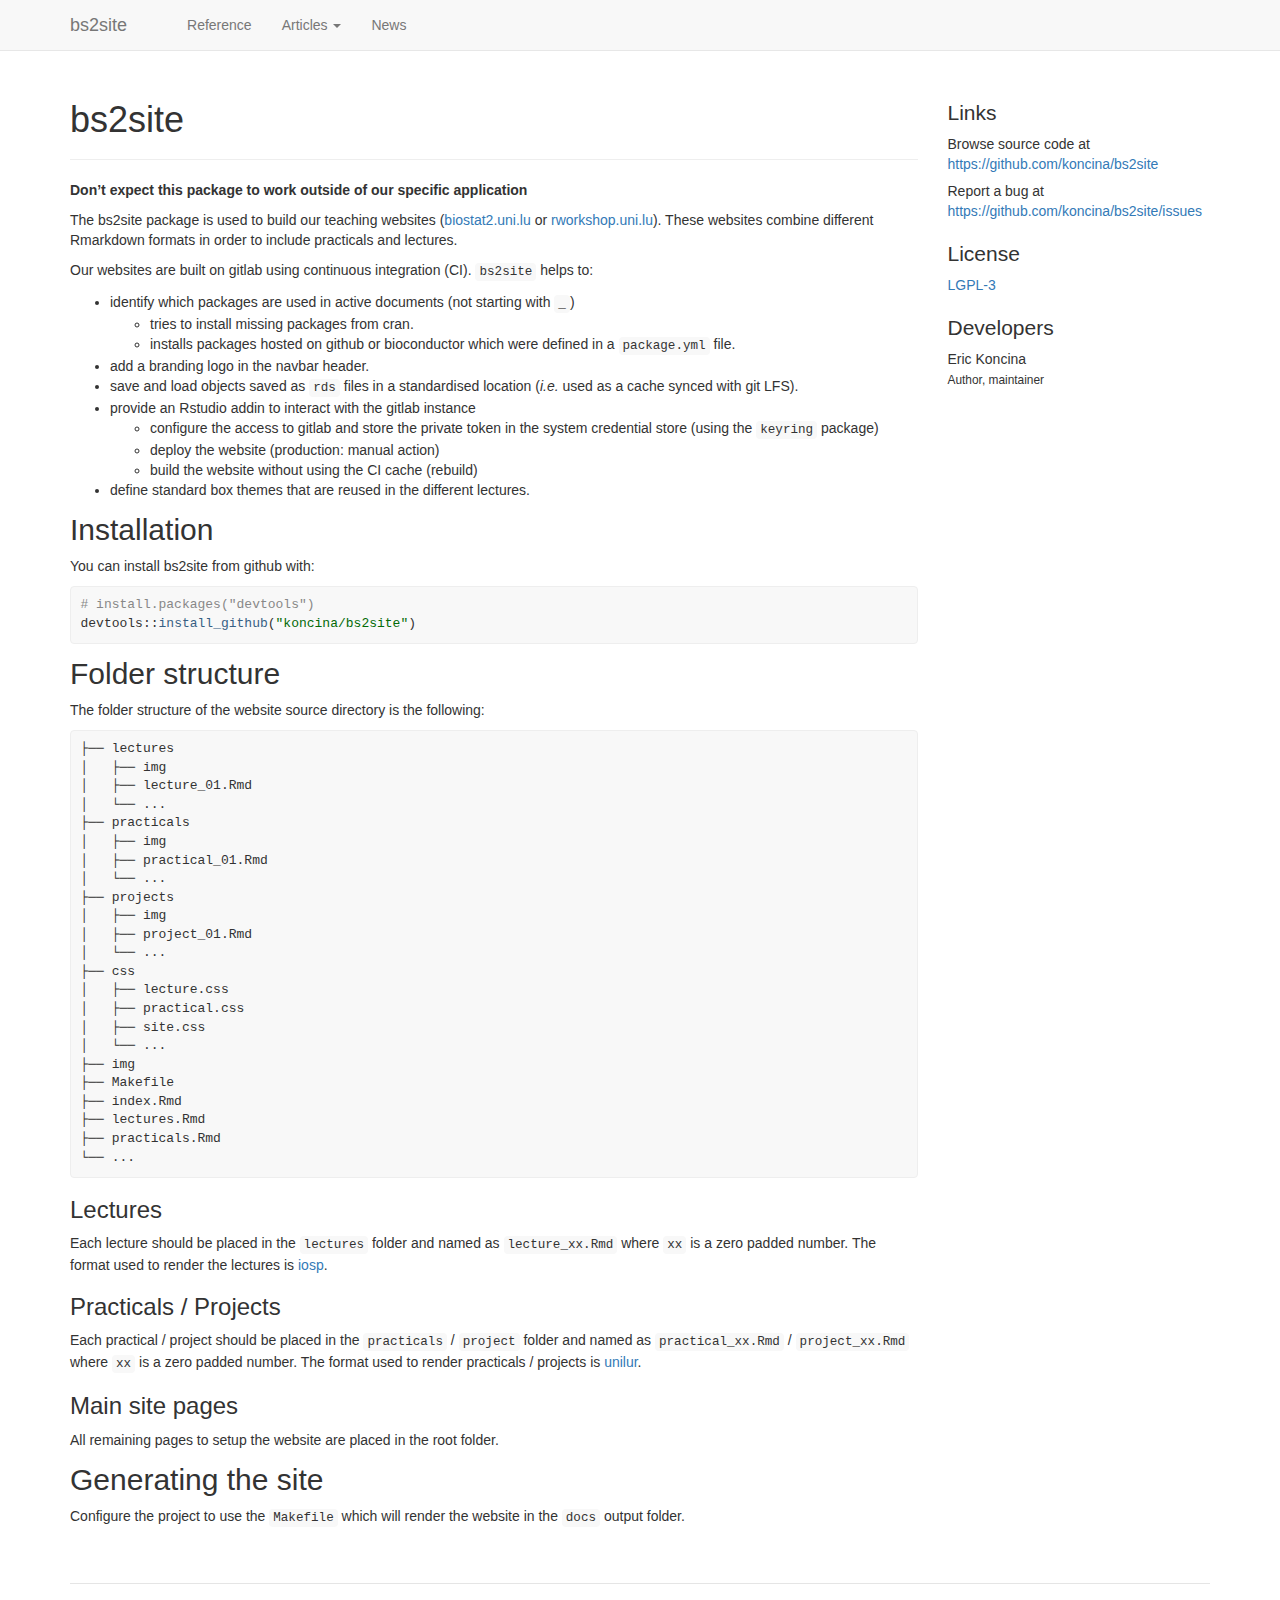
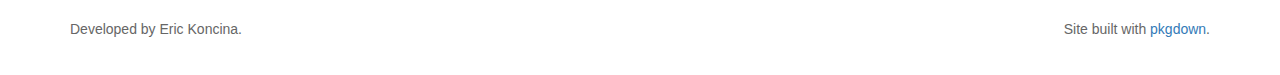
<file: docs/index.html>
<!DOCTYPE html>
<!-- Generated by pkgdown: do not edit by hand --><html>
<head>
<meta http-equiv="Content-Type" content="text/html; charset=UTF-8">
<meta charset="utf-8">
<meta http-equiv="X-UA-Compatible" content="IE=edge">
<meta name="viewport" content="width=device-width, initial-scale=1.0">
<title>Build a teaching material website • bs2site</title>
<!-- jquery --><script src="https://code.jquery.com/jquery-3.1.0.min.js" integrity="sha384-nrOSfDHtoPMzJHjVTdCopGqIqeYETSXhZDFyniQ8ZHcVy08QesyHcnOUpMpqnmWq" crossorigin="anonymous"></script><!-- Bootstrap --><link href="https://maxcdn.bootstrapcdn.com/bootstrap/3.3.7/css/bootstrap.min.css" rel="stylesheet" integrity="sha384-BVYiiSIFeK1dGmJRAkycuHAHRg32OmUcww7on3RYdg4Va+PmSTsz/K68vbdEjh4u" crossorigin="anonymous">
<script src="https://maxcdn.bootstrapcdn.com/bootstrap/3.3.7/js/bootstrap.min.js" integrity="sha384-Tc5IQib027qvyjSMfHjOMaLkfuWVxZxUPnCJA7l2mCWNIpG9mGCD8wGNIcPD7Txa" crossorigin="anonymous"></script><!-- Font Awesome icons --><link href="https://maxcdn.bootstrapcdn.com/font-awesome/4.6.3/css/font-awesome.min.css" rel="stylesheet" integrity="sha384-T8Gy5hrqNKT+hzMclPo118YTQO6cYprQmhrYwIiQ/3axmI1hQomh7Ud2hPOy8SP1" crossorigin="anonymous">
<!-- pkgdown --><link href="pkgdown.css" rel="stylesheet">
<script src="jquery.sticky-kit.min.js"></script><script src="pkgdown.js"></script><link href="extra.css" rel="stylesheet">
<!-- mathjax --><script src="https://mathjax.rstudio.com/latest/MathJax.js?config=TeX-AMS-MML_HTMLorMML"></script><!--[if lt IE 9]>
<script src="https://oss.maxcdn.com/html5shiv/3.7.3/html5shiv.min.js"></script>
<script src="https://oss.maxcdn.com/respond/1.4.2/respond.min.js"></script>
<![endif]-->
</head>
<body>
    <div class="container template-vignette">
      <header><div class="navbar navbar-default navbar-fixed-top" role="navigation">
  <div class="container">
    <div class="navbar-header">
      <button type="button" class="navbar-toggle collapsed" data-toggle="collapse" data-target="#navbar">
        <span class="icon-bar"></span>
        <span class="icon-bar"></span>
        <span class="icon-bar"></span>
      </button>
      <a class="navbar-brand" href="index.html">bs2site</a>
    </div>
    <div id="navbar" class="navbar-collapse collapse">
      <ul class="nav navbar-nav">
<li>
  <a href="index.html">
    <span class="fa fa-home fa-lg"></span>
     
  </a>
</li>
<li>
  <a href="reference/index.html">Reference</a>
</li>
<li class="dropdown">
  <a href="#" class="dropdown-toggle" data-toggle="dropdown" role="button" aria-expanded="false">
    Articles
     
    <span class="caret"></span>
  </a>
  <ul class="dropdown-menu" role="menu">
<li>
      <a href="articles/box-colours.html">Box colours</a>
    </li>
    <li>
      <a href="articles/slide-background.html">Slide background</a>
    </li>
  </ul>
</li>
<li>
  <a href="news/index.html">News</a>
</li>
      </ul>
<ul class="nav navbar-nav navbar-right">
<li>
  <a href="https://github.com/koncina/bs2site">
    <span class="fa fa-github fa-lg"></span>
     
  </a>
</li>
      </ul>
</div>
<!--/.nav-collapse -->
  </div>
<!--/.container -->
</div>
<!--/.navbar -->

      
      </header><div class="row">
  <div class="col-md-9">
    

    
    
<div class="contents">
<!-- README.md is generated from README.Rmd. Please edit that file -->
<div id="bs2site" class="section level1">
<div class="page-header"><h1 class="hasAnchor">
<a href="#bs2site" class="anchor"></a>bs2site</h1></div>
<p><strong>Don’t expect this package to work outside of our specific application</strong></p>
<p>The bs2site package is used to build our teaching websites (<a href="https://biostat2.uni.lu">biostat2.uni.lu</a> or <a href="https://rworkshop.uni.lu">rworkshop.uni.lu</a>). These websites combine different Rmarkdown formats in order to include practicals and lectures.</p>
<p>Our websites are built on gitlab using continuous integration (CI). <code>bs2site</code> helps to:</p>
<ul>
<li>identify which packages are used in active documents (not starting with <code>_</code>)
<ul>
<li>tries to install missing packages from cran.</li>
<li>installs packages hosted on github or bioconductor which were defined in a <code>package.yml</code> file.</li>
</ul>
</li>
<li>add a branding logo in the navbar header.</li>
<li>save and load objects saved as <code>rds</code> files in a standardised location (<em>i.e.</em> used as a cache synced with git LFS).</li>
<li>provide an Rstudio addin to interact with the gitlab instance
<ul>
<li>configure the access to gitlab and store the private token in the system credential store (using the <code>keyring</code> package)</li>
<li>deploy the website (production: manual action)</li>
<li>build the website without using the CI cache (rebuild)</li>
</ul>
</li>
<li>define standard box themes that are reused in the different lectures.</li>
</ul>
<div id="installation" class="section level2">
<h2 class="hasAnchor">
<a href="#installation" class="anchor"></a>Installation</h2>
<p>You can install bs2site from github with:</p>
<div class="sourceCode"><pre class="sourceCode r"><code class="sourceCode r"><span class="co"># install.packages("devtools")</span>
devtools<span class="op">::</span><span class="kw"><a href="http://www.rdocumentation.org/packages/devtools/topics/install_github">install_github</a></span>(<span class="st">"koncina/bs2site"</span>)</code></pre></div>
</div>
<div id="folder-structure" class="section level2">
<h2 class="hasAnchor">
<a href="#folder-structure" class="anchor"></a>Folder structure</h2>
<p>The folder structure of the website source directory is the following:</p>
<pre><code>├── lectures
│   ├── img
│   ├── lecture_01.Rmd
│   └── ...
├── practicals
│   ├── img
│   ├── practical_01.Rmd
│   └── ...
├── projects
│   ├── img
│   ├── project_01.Rmd
│   └── ...
├── css
│   ├── lecture.css
│   ├── practical.css
│   ├── site.css
│   └── ...
├── img
├── Makefile
├── index.Rmd
├── lectures.Rmd
├── practicals.Rmd
└── ...</code></pre>
<div id="lectures" class="section level3">
<h3 class="hasAnchor">
<a href="#lectures" class="anchor"></a>Lectures</h3>
<p>Each lecture should be placed in the <code>lectures</code> folder and named as <code>lecture_xx.Rmd</code> where <code>xx</code> is a zero padded number. The format used to render the lectures is <a href="https://github.com/koncina/iosp">iosp</a>.</p>
</div>
<div id="practicals-projects" class="section level3">
<h3 class="hasAnchor">
<a href="#practicals-projects" class="anchor"></a>Practicals / Projects</h3>
<p>Each practical / project should be placed in the <code>practicals</code> / <code>project</code> folder and named as <code>practical_xx.Rmd</code> / <code>project_xx.Rmd</code> where <code>xx</code> is a zero padded number. The format used to render practicals / projects is <a href="https://github.com/koncina/unilur">unilur</a>.</p>
</div>
<div id="main-site-pages" class="section level3">
<h3 class="hasAnchor">
<a href="#main-site-pages" class="anchor"></a>Main site pages</h3>
<p>All remaining pages to setup the website are placed in the root folder.</p>
</div>
</div>
<div id="generating-the-site" class="section level2">
<h2 class="hasAnchor">
<a href="#generating-the-site" class="anchor"></a>Generating the site</h2>
<p>Configure the project to use the <code>Makefile</code> which will render the website in the <code>docs</code> output folder.</p>
</div>
</div>
</div>
  </div>

  <div class="col-md-3 hidden-xs hidden-sm" id="sidebar">
    <h2 class="hasAnchor">
<a href="#sidebar" class="anchor"></a>Links</h2>
<ul class="list-unstyled">
<li>Browse source code at <br><a href="https://github.com/koncina/bs2site">https://​github.com/​koncina/​bs2site</a>
</li>
<li>Report a bug at <br><a href="https://github.com/koncina/bs2site/issues">https://​github.com/​koncina/​bs2site/​issues</a>
</li>
</ul>
<h2>License</h2>
<p><a href="https://www.r-project.org/Licenses/LGPL-3">LGPL-3</a></p>
<h2>Developers</h2>
<ul class="list-unstyled">
<li>Eric Koncina <br><small class="roles"> Author, maintainer </small> </li>
</ul>
</div>

</div>


      <footer><div class="copyright">
  <p>Developed by Eric Koncina.</p>
</div>

<div class="pkgdown">
  <p>Site built with <a href="http://pkgdown.r-lib.org/">pkgdown</a>.</p>
</div>

      </footer>
</div>

  </body>
</html>
</file>
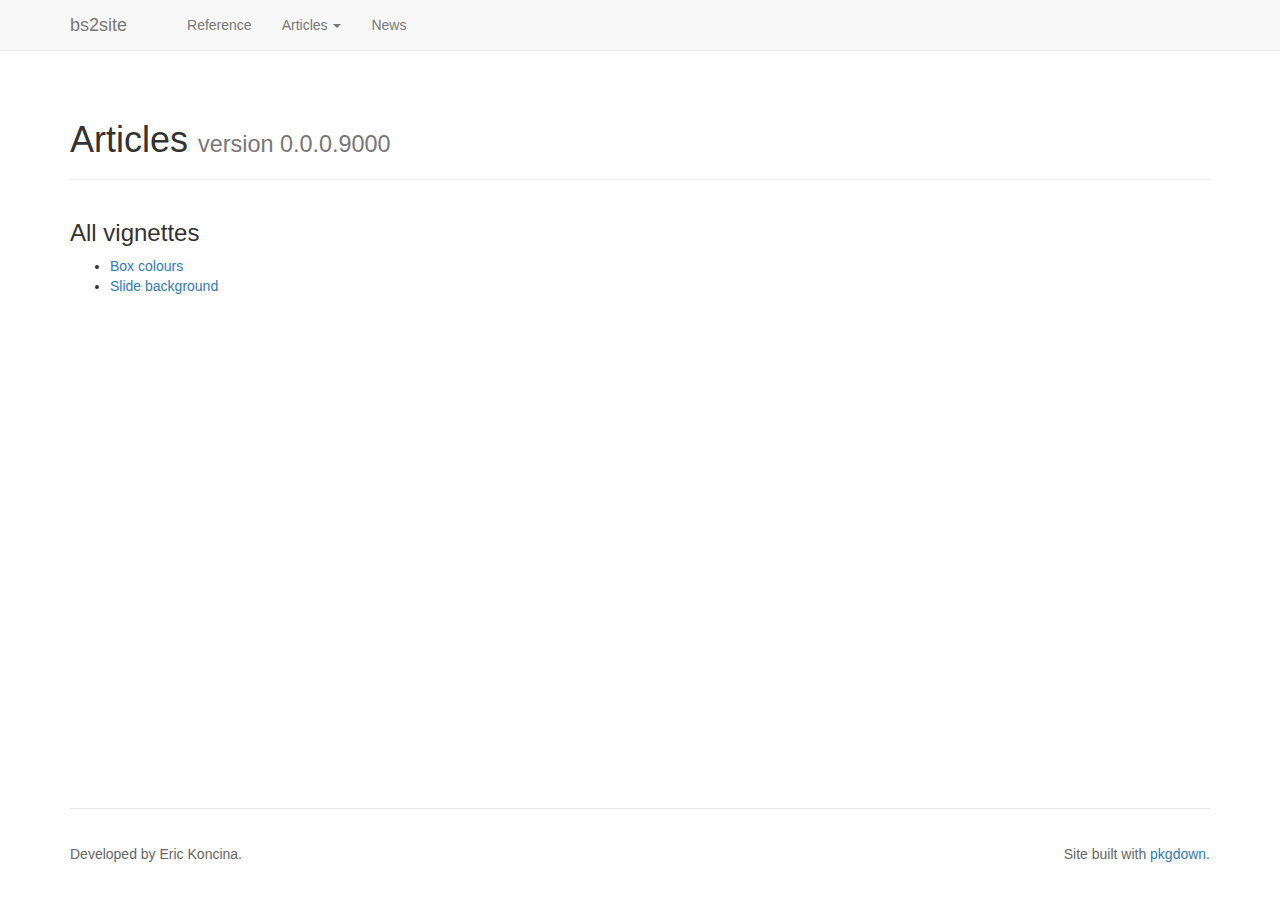
<file: docs/articles/index.html>
<!-- Generated by pkgdown: do not edit by hand -->
<!DOCTYPE html>
<html>
  <head>
  <meta charset="utf-8">
<meta http-equiv="X-UA-Compatible" content="IE=edge">
<meta name="viewport" content="width=device-width, initial-scale=1.0">

<title>Articles • bs2site</title>

<!-- jquery -->
<script src="https://code.jquery.com/jquery-3.1.0.min.js" integrity="sha384-nrOSfDHtoPMzJHjVTdCopGqIqeYETSXhZDFyniQ8ZHcVy08QesyHcnOUpMpqnmWq" crossorigin="anonymous"></script>
<!-- Bootstrap -->

<link href="https://maxcdn.bootstrapcdn.com/bootstrap/3.3.7/css/bootstrap.min.css" rel="stylesheet" integrity="sha384-BVYiiSIFeK1dGmJRAkycuHAHRg32OmUcww7on3RYdg4Va+PmSTsz/K68vbdEjh4u" crossorigin="anonymous">
<script src="https://maxcdn.bootstrapcdn.com/bootstrap/3.3.7/js/bootstrap.min.js" integrity="sha384-Tc5IQib027qvyjSMfHjOMaLkfuWVxZxUPnCJA7l2mCWNIpG9mGCD8wGNIcPD7Txa" crossorigin="anonymous"></script>

<!-- Font Awesome icons -->
<link href="https://maxcdn.bootstrapcdn.com/font-awesome/4.6.3/css/font-awesome.min.css" rel="stylesheet" integrity="sha384-T8Gy5hrqNKT+hzMclPo118YTQO6cYprQmhrYwIiQ/3axmI1hQomh7Ud2hPOy8SP1" crossorigin="anonymous">


<!-- pkgdown -->
<link href="../pkgdown.css" rel="stylesheet">
<script src="../jquery.sticky-kit.min.js"></script>
<script src="../pkgdown.js"></script>
  <link href="../extra.css" rel="stylesheet">
  
<!-- mathjax -->
<script src='https://mathjax.rstudio.com/latest/MathJax.js?config=TeX-AMS-MML_HTMLorMML'></script>

<!--[if lt IE 9]>
<script src="https://oss.maxcdn.com/html5shiv/3.7.3/html5shiv.min.js"></script>
<script src="https://oss.maxcdn.com/respond/1.4.2/respond.min.js"></script>
<![endif]-->


  </head>

  <body>
    <div class="container template-vignette-index">
      <header>
      <div class="navbar navbar-default navbar-fixed-top" role="navigation">
  <div class="container">
    <div class="navbar-header">
      <button type="button" class="navbar-toggle collapsed" data-toggle="collapse" data-target="#navbar">
        <span class="icon-bar"></span>
        <span class="icon-bar"></span>
        <span class="icon-bar"></span>
      </button>
      <a class="navbar-brand" href="../index.html">bs2site</a>
    </div>
    <div id="navbar" class="navbar-collapse collapse">
      <ul class="nav navbar-nav">
        <li>
  <a href="../index.html">
    <span class="fa fa-home fa-lg"></span>
     
  </a>
</li>
<li>
  <a href="../reference/index.html">Reference</a>
</li>
<li class="dropdown">
  <a href="#" class="dropdown-toggle" data-toggle="dropdown" role="button" aria-expanded="false">
    Articles
     
    <span class="caret"></span>
  </a>
  <ul class="dropdown-menu" role="menu">
    <li>
      <a href="../articles/box-colours.html">Box colours</a>
    </li>
    <li>
      <a href="../articles/slide-background.html">Slide background</a>
    </li>
  </ul>
</li>
<li>
  <a href="../news/index.html">News</a>
</li>
      </ul>
      
      <ul class="nav navbar-nav navbar-right">
        <li>
  <a href="https://github.com/koncina/bs2site">
    <span class="fa fa-github fa-lg"></span>
     
  </a>
</li>
      </ul>
    </div><!--/.nav-collapse -->
  </div><!--/.container -->
</div><!--/.navbar -->

      
      </header>

      <div class="page-header">
  <h1>Articles <small>version&nbsp;0.0.0.9000</small></h1>
</div>

<div class="row">
  <div class="col-md-9">
    <div class="section ">
      <h3>All vignettes</h3>
      <p class="section-desc"></p>

      <ul>
        <li><a href="box-colours.html">Box colours</a></li>
        <li><a href="slide-background.html">Slide background</a></li>
      </ul>
    </div>
  </div>
</div>

      <footer>
      <div class="copyright">
  <p>Developed by Eric Koncina.</p>
</div>

<div class="pkgdown">
  <p>Site built with <a href="http://pkgdown.r-lib.org/">pkgdown</a>.</p>
</div>

      </footer>
   </div>

  </body>
</html>
</file>
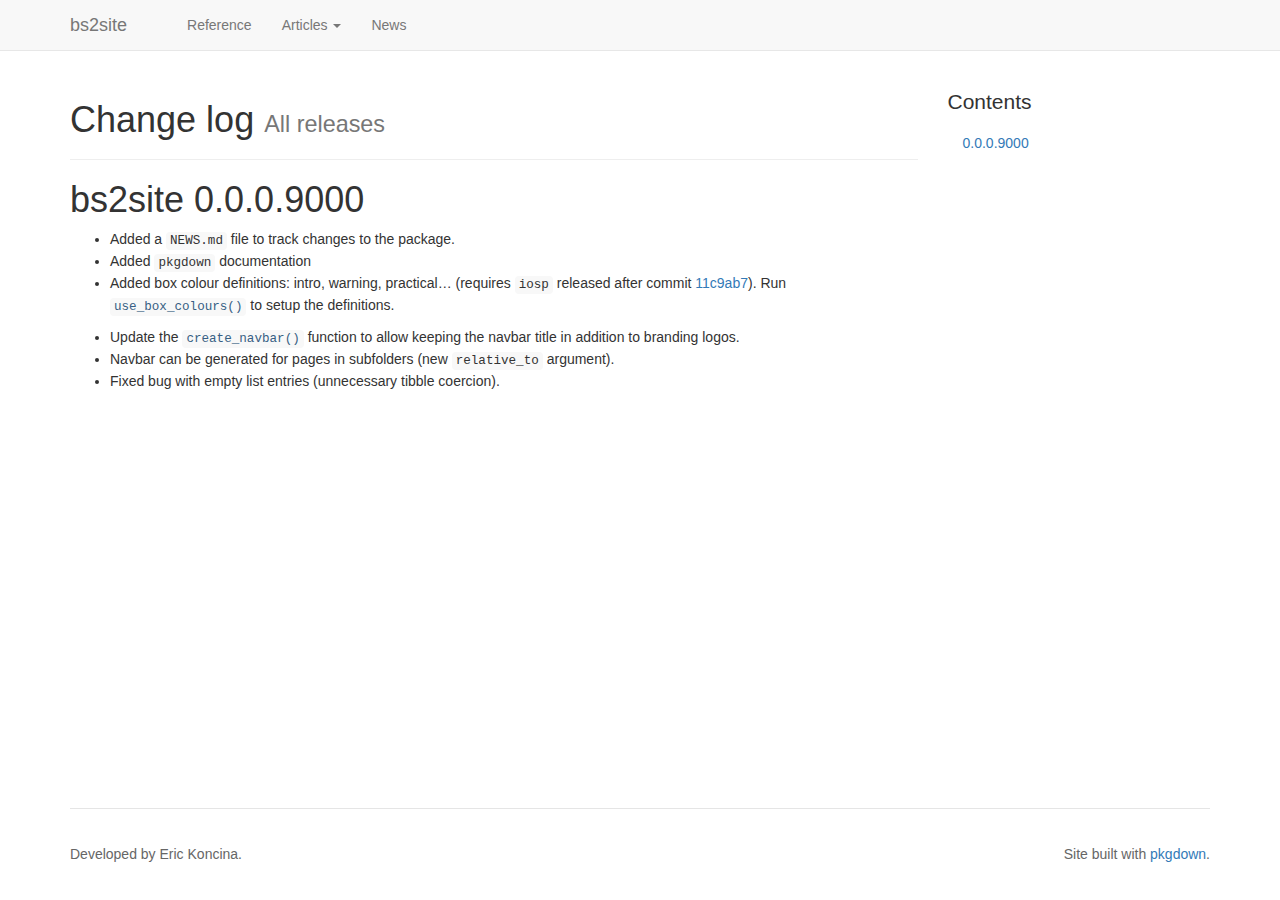
<file: docs/news/index.html>
<!-- Generated by pkgdown: do not edit by hand -->
<!DOCTYPE html>
<html>
  <head>
  <meta charset="utf-8">
<meta http-equiv="X-UA-Compatible" content="IE=edge">
<meta name="viewport" content="width=device-width, initial-scale=1.0">

<title>All news • bs2site</title>

<!-- jquery -->
<script src="https://code.jquery.com/jquery-3.1.0.min.js" integrity="sha384-nrOSfDHtoPMzJHjVTdCopGqIqeYETSXhZDFyniQ8ZHcVy08QesyHcnOUpMpqnmWq" crossorigin="anonymous"></script>
<!-- Bootstrap -->

<link href="https://maxcdn.bootstrapcdn.com/bootstrap/3.3.7/css/bootstrap.min.css" rel="stylesheet" integrity="sha384-BVYiiSIFeK1dGmJRAkycuHAHRg32OmUcww7on3RYdg4Va+PmSTsz/K68vbdEjh4u" crossorigin="anonymous">
<script src="https://maxcdn.bootstrapcdn.com/bootstrap/3.3.7/js/bootstrap.min.js" integrity="sha384-Tc5IQib027qvyjSMfHjOMaLkfuWVxZxUPnCJA7l2mCWNIpG9mGCD8wGNIcPD7Txa" crossorigin="anonymous"></script>

<!-- Font Awesome icons -->
<link href="https://maxcdn.bootstrapcdn.com/font-awesome/4.6.3/css/font-awesome.min.css" rel="stylesheet" integrity="sha384-T8Gy5hrqNKT+hzMclPo118YTQO6cYprQmhrYwIiQ/3axmI1hQomh7Ud2hPOy8SP1" crossorigin="anonymous">


<!-- pkgdown -->
<link href="../pkgdown.css" rel="stylesheet">
<script src="../jquery.sticky-kit.min.js"></script>
<script src="../pkgdown.js"></script>
  <link href="../extra.css" rel="stylesheet">
  
<!-- mathjax -->
<script src='https://mathjax.rstudio.com/latest/MathJax.js?config=TeX-AMS-MML_HTMLorMML'></script>

<!--[if lt IE 9]>
<script src="https://oss.maxcdn.com/html5shiv/3.7.3/html5shiv.min.js"></script>
<script src="https://oss.maxcdn.com/respond/1.4.2/respond.min.js"></script>
<![endif]-->


  </head>

  <body>
    <div class="container template-news">
      <header>
      <div class="navbar navbar-default navbar-fixed-top" role="navigation">
  <div class="container">
    <div class="navbar-header">
      <button type="button" class="navbar-toggle collapsed" data-toggle="collapse" data-target="#navbar">
        <span class="icon-bar"></span>
        <span class="icon-bar"></span>
        <span class="icon-bar"></span>
      </button>
      <a class="navbar-brand" href="../index.html">bs2site</a>
    </div>
    <div id="navbar" class="navbar-collapse collapse">
      <ul class="nav navbar-nav">
        <li>
  <a href="../index.html">
    <span class="fa fa-home fa-lg"></span>
     
  </a>
</li>
<li>
  <a href="../reference/index.html">Reference</a>
</li>
<li class="dropdown">
  <a href="#" class="dropdown-toggle" data-toggle="dropdown" role="button" aria-expanded="false">
    Articles
     
    <span class="caret"></span>
  </a>
  <ul class="dropdown-menu" role="menu">
    <li>
      <a href="../articles/box-colours.html">Box colours</a>
    </li>
    <li>
      <a href="../articles/slide-background.html">Slide background</a>
    </li>
  </ul>
</li>
<li>
  <a href="../news/index.html">News</a>
</li>
      </ul>
      
      <ul class="nav navbar-nav navbar-right">
        <li>
  <a href="https://github.com/koncina/bs2site">
    <span class="fa fa-github fa-lg"></span>
     
  </a>
</li>
      </ul>
    </div><!--/.nav-collapse -->
  </div><!--/.container -->
</div><!--/.navbar -->

      
      </header>

      <div class="row">

  <div class="col-md-9">
    <div class="page-header">
      <h1>Change log <small>All releases</small></h1>
    </div>

    <div class="contents">
    <div id="bs2site-0-0-0-9000" class="section level1">
<h1 class="hasAnchor">
<a href="#bs2site-0-0-0-9000" class="anchor"></a>bs2site 0.0.0.9000</h1>
<ul>
<li>Added a <code>NEWS.md</code> file to track changes to the package.</li>
<li>Added <code>pkgdown</code> documentation</li>
<li><p>Added box colour definitions: intro, warning, practical… (requires <code>iosp</code> released after commit <a href="https://github.com/koncina/iosp/commit/11c9ab7bfa97dfe07c2fc9368de31d89379dbf4f">11c9ab7</a>). Run <code><a href="../reference/use_box_colours.html">use_box_colours()</a></code> to setup the definitions.</p></li>
<li>Update the <code><a href="../reference/create_navbar.html">create_navbar()</a></code> function to allow keeping the navbar title in addition to branding logos.</li>
<li>Navbar can be generated for pages in subfolders (new <code>relative_to</code> argument).</li>
<li><p>Fixed bug with empty list entries (unnecessary tibble coercion).</p></li>
</ul>
</div>
    </div>
  </div>

  <div class="col-md-3 hidden-xs hidden-sm" id="sidebar">
    <div id="tocnav">
      <h2>Contents</h2>
      <ul class="nav nav-pills nav-stacked">
        <li><a href="#bs2site-0-0-0-9000">0.0.0.9000</a></li>
      </ul>
    </div>
  </div>

</div>

      <footer>
      <div class="copyright">
  <p>Developed by Eric Koncina.</p>
</div>

<div class="pkgdown">
  <p>Site built with <a href="http://pkgdown.r-lib.org/">pkgdown</a>.</p>
</div>

      </footer>
   </div>

  </body>
</html>
</file>
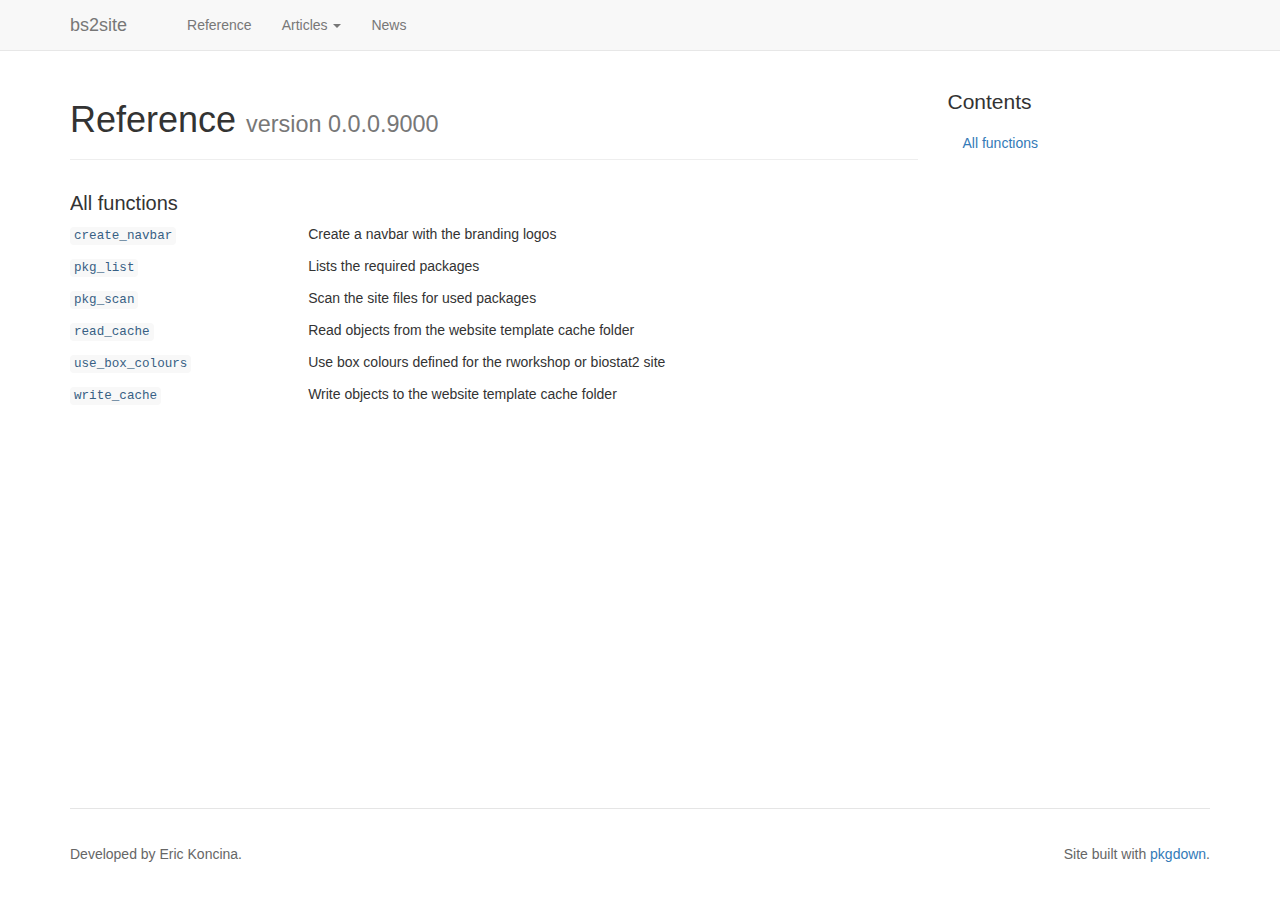
<file: docs/reference/index.html>
<!-- Generated by pkgdown: do not edit by hand -->
<!DOCTYPE html>
<html>
  <head>
  <meta charset="utf-8">
<meta http-equiv="X-UA-Compatible" content="IE=edge">
<meta name="viewport" content="width=device-width, initial-scale=1.0">

<title>Function reference • bs2site</title>

<!-- jquery -->
<script src="https://code.jquery.com/jquery-3.1.0.min.js" integrity="sha384-nrOSfDHtoPMzJHjVTdCopGqIqeYETSXhZDFyniQ8ZHcVy08QesyHcnOUpMpqnmWq" crossorigin="anonymous"></script>
<!-- Bootstrap -->

<link href="https://maxcdn.bootstrapcdn.com/bootstrap/3.3.7/css/bootstrap.min.css" rel="stylesheet" integrity="sha384-BVYiiSIFeK1dGmJRAkycuHAHRg32OmUcww7on3RYdg4Va+PmSTsz/K68vbdEjh4u" crossorigin="anonymous">
<script src="https://maxcdn.bootstrapcdn.com/bootstrap/3.3.7/js/bootstrap.min.js" integrity="sha384-Tc5IQib027qvyjSMfHjOMaLkfuWVxZxUPnCJA7l2mCWNIpG9mGCD8wGNIcPD7Txa" crossorigin="anonymous"></script>

<!-- Font Awesome icons -->
<link href="https://maxcdn.bootstrapcdn.com/font-awesome/4.6.3/css/font-awesome.min.css" rel="stylesheet" integrity="sha384-T8Gy5hrqNKT+hzMclPo118YTQO6cYprQmhrYwIiQ/3axmI1hQomh7Ud2hPOy8SP1" crossorigin="anonymous">


<!-- pkgdown -->
<link href="../pkgdown.css" rel="stylesheet">
<script src="../jquery.sticky-kit.min.js"></script>
<script src="../pkgdown.js"></script>
  <link href="../extra.css" rel="stylesheet">
  
<!-- mathjax -->
<script src='https://mathjax.rstudio.com/latest/MathJax.js?config=TeX-AMS-MML_HTMLorMML'></script>

<!--[if lt IE 9]>
<script src="https://oss.maxcdn.com/html5shiv/3.7.3/html5shiv.min.js"></script>
<script src="https://oss.maxcdn.com/respond/1.4.2/respond.min.js"></script>
<![endif]-->


  </head>

  <body>
    <div class="container template-reference-index">
      <header>
      <div class="navbar navbar-default navbar-fixed-top" role="navigation">
  <div class="container">
    <div class="navbar-header">
      <button type="button" class="navbar-toggle collapsed" data-toggle="collapse" data-target="#navbar">
        <span class="icon-bar"></span>
        <span class="icon-bar"></span>
        <span class="icon-bar"></span>
      </button>
      <a class="navbar-brand" href="../index.html">bs2site</a>
    </div>
    <div id="navbar" class="navbar-collapse collapse">
      <ul class="nav navbar-nav">
        <li>
  <a href="../index.html">
    <span class="fa fa-home fa-lg"></span>
     
  </a>
</li>
<li>
  <a href="../reference/index.html">Reference</a>
</li>
<li class="dropdown">
  <a href="#" class="dropdown-toggle" data-toggle="dropdown" role="button" aria-expanded="false">
    Articles
     
    <span class="caret"></span>
  </a>
  <ul class="dropdown-menu" role="menu">
    <li>
      <a href="../articles/box-colours.html">Box colours</a>
    </li>
    <li>
      <a href="../articles/slide-background.html">Slide background</a>
    </li>
  </ul>
</li>
<li>
  <a href="../news/index.html">News</a>
</li>
      </ul>
      
      <ul class="nav navbar-nav navbar-right">
        <li>
  <a href="https://github.com/koncina/bs2site">
    <span class="fa fa-github fa-lg"></span>
     
  </a>
</li>
      </ul>
    </div><!--/.nav-collapse -->
  </div><!--/.container -->
</div><!--/.navbar -->

      
      </header>

      <div class="row">
  <div class="col-md-9">
    <div class="page-header">
      <h1>
        Reference
        <small>version&nbsp;0.0.0.9000</small>
      </h1>
    </div>

    <div class="contents">
      <table class="ref-index">

      <colgroup>
        <col class="alias" />
        <col class="title" />
      </colgroup>

      <tbody>
        <tr>
          <th colspan="2">
            <h2 id="section-all-functions" class="hasAnchor"><a href="#section-all-functions" class="anchor"></a>All functions</h2>
            <p class="section-desc"></p>
          </th>
        </tr>
        <tr>
          <!--  -->
          <td>
            <p><code><a href="create_navbar.html">create_navbar</a></code> </p>
          </td>
          <td><p>Create a navbar with the branding logos</p></td>
        </tr><tr>
          <!--  -->
          <td>
            <p><code><a href="pkg_list.html">pkg_list</a></code> </p>
          </td>
          <td><p>Lists the required packages</p></td>
        </tr><tr>
          <!--  -->
          <td>
            <p><code><a href="pkg_scan.html">pkg_scan</a></code> </p>
          </td>
          <td><p>Scan the site files for used packages</p></td>
        </tr><tr>
          <!--  -->
          <td>
            <p><code><a href="read_cache.html">read_cache</a></code> </p>
          </td>
          <td><p>Read objects from the website template cache folder</p></td>
        </tr><tr>
          <!--  -->
          <td>
            <p><code><a href="use_box_colours.html">use_box_colours</a></code> </p>
          </td>
          <td><p>Use box colours defined for the rworkshop or biostat2 site</p></td>
        </tr><tr>
          <!--  -->
          <td>
            <p><code><a href="write_cache.html">write_cache</a></code> </p>
          </td>
          <td><p>Write objects to the website template cache folder</p></td>
        </tr>
      </tbody>
      </table>
    </div>
  </div>

  <div class="col-md-3 hidden-xs hidden-sm" id="sidebar">
    <h2>Contents</h2>
    <ul class="nav nav-pills nav-stacked">
      <li><a href="#section-all-functions">All functions</a></li>
    </ul>
  </div>
</div>

      <footer>
      <div class="copyright">
  <p>Developed by Eric Koncina.</p>
</div>

<div class="pkgdown">
  <p>Site built with <a href="http://pkgdown.r-lib.org/">pkgdown</a>.</p>
</div>

      </footer>
   </div>

  </body>
</html>
</file>
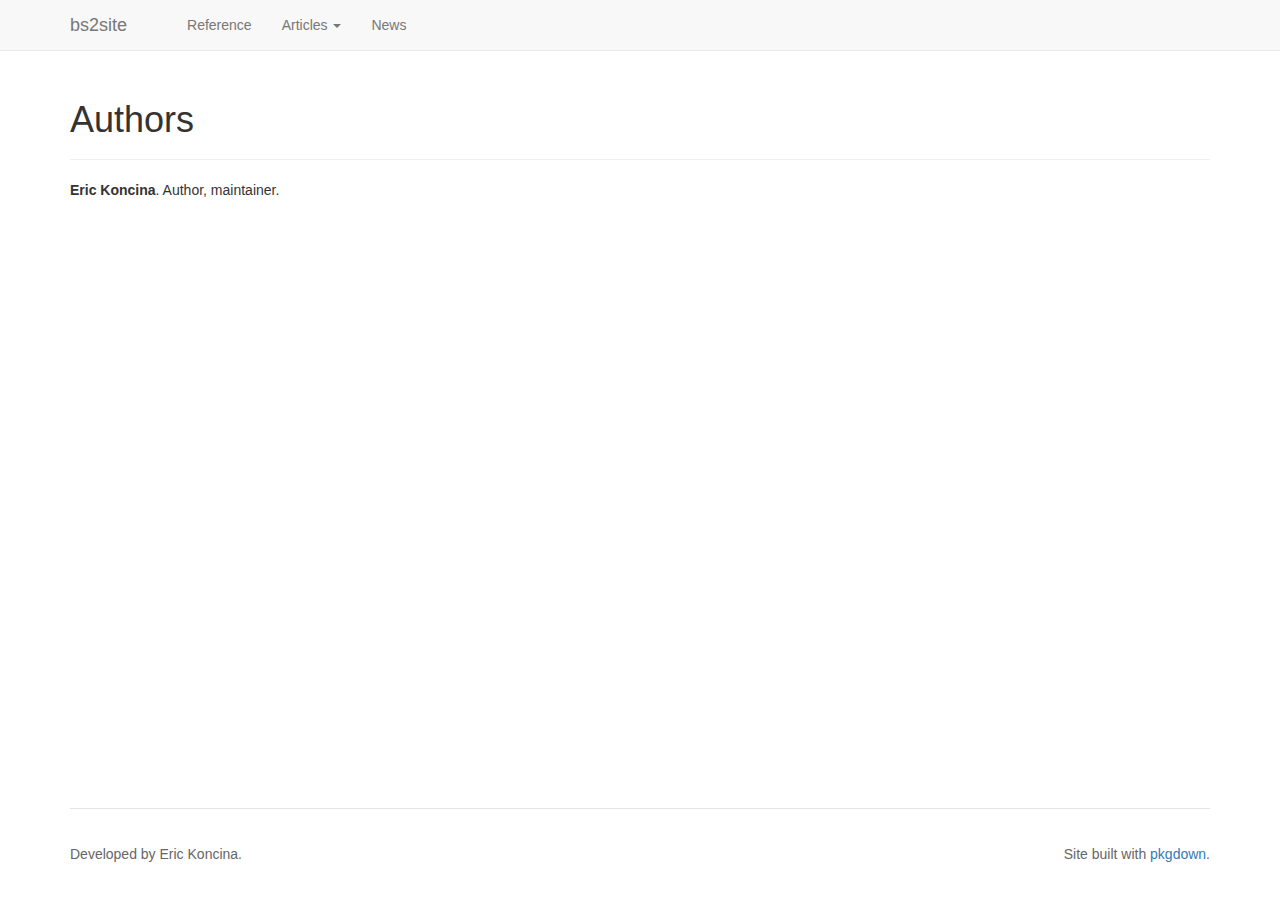
<file: docs/authors.html>
<!-- Generated by pkgdown: do not edit by hand -->
<!DOCTYPE html>
<html>
  <head>
  <meta charset="utf-8">
<meta http-equiv="X-UA-Compatible" content="IE=edge">
<meta name="viewport" content="width=device-width, initial-scale=1.0">

<title>Authors • bs2site</title>

<!-- jquery -->
<script src="https://code.jquery.com/jquery-3.1.0.min.js" integrity="sha384-nrOSfDHtoPMzJHjVTdCopGqIqeYETSXhZDFyniQ8ZHcVy08QesyHcnOUpMpqnmWq" crossorigin="anonymous"></script>
<!-- Bootstrap -->

<link href="https://maxcdn.bootstrapcdn.com/bootstrap/3.3.7/css/bootstrap.min.css" rel="stylesheet" integrity="sha384-BVYiiSIFeK1dGmJRAkycuHAHRg32OmUcww7on3RYdg4Va+PmSTsz/K68vbdEjh4u" crossorigin="anonymous">
<script src="https://maxcdn.bootstrapcdn.com/bootstrap/3.3.7/js/bootstrap.min.js" integrity="sha384-Tc5IQib027qvyjSMfHjOMaLkfuWVxZxUPnCJA7l2mCWNIpG9mGCD8wGNIcPD7Txa" crossorigin="anonymous"></script>

<!-- Font Awesome icons -->
<link href="https://maxcdn.bootstrapcdn.com/font-awesome/4.6.3/css/font-awesome.min.css" rel="stylesheet" integrity="sha384-T8Gy5hrqNKT+hzMclPo118YTQO6cYprQmhrYwIiQ/3axmI1hQomh7Ud2hPOy8SP1" crossorigin="anonymous">


<!-- pkgdown -->
<link href="pkgdown.css" rel="stylesheet">
<script src="jquery.sticky-kit.min.js"></script>
<script src="pkgdown.js"></script>
  <link href="extra.css" rel="stylesheet">
  
<!-- mathjax -->
<script src='https://mathjax.rstudio.com/latest/MathJax.js?config=TeX-AMS-MML_HTMLorMML'></script>

<!--[if lt IE 9]>
<script src="https://oss.maxcdn.com/html5shiv/3.7.3/html5shiv.min.js"></script>
<script src="https://oss.maxcdn.com/respond/1.4.2/respond.min.js"></script>
<![endif]-->


  </head>

  <body>
    <div class="container template-authors">
      <header>
      <div class="navbar navbar-default navbar-fixed-top" role="navigation">
  <div class="container">
    <div class="navbar-header">
      <button type="button" class="navbar-toggle collapsed" data-toggle="collapse" data-target="#navbar">
        <span class="icon-bar"></span>
        <span class="icon-bar"></span>
        <span class="icon-bar"></span>
      </button>
      <a class="navbar-brand" href="index.html">bs2site</a>
    </div>
    <div id="navbar" class="navbar-collapse collapse">
      <ul class="nav navbar-nav">
        <li>
  <a href="index.html">
    <span class="fa fa-home fa-lg"></span>
     
  </a>
</li>
<li>
  <a href="reference/index.html">Reference</a>
</li>
<li class="dropdown">
  <a href="#" class="dropdown-toggle" data-toggle="dropdown" role="button" aria-expanded="false">
    Articles
     
    <span class="caret"></span>
  </a>
  <ul class="dropdown-menu" role="menu">
    <li>
      <a href="articles/box-colours.html">Box colours</a>
    </li>
    <li>
      <a href="articles/slide-background.html">Slide background</a>
    </li>
  </ul>
</li>
<li>
  <a href="news/index.html">News</a>
</li>
      </ul>
      
      <ul class="nav navbar-nav navbar-right">
        <li>
  <a href="https://github.com/koncina/bs2site">
    <span class="fa fa-github fa-lg"></span>
     
  </a>
</li>
      </ul>
    </div><!--/.nav-collapse -->
  </div><!--/.container -->
</div><!--/.navbar -->

      
      </header>

      <div class="row">
  <div class="contents col-md-12">
    <div class="page-header">
      <h1>Authors</h1>
    </div>

    <ul class="list-unstyled">
      <li>
        <p><strong>Eric Koncina</strong>. Author, maintainer.
        </p>
      </li>
    </ul>

  </div>

</div>


      <footer>
      <div class="copyright">
  <p>Developed by Eric Koncina.</p>
</div>

<div class="pkgdown">
  <p>Site built with <a href="http://pkgdown.r-lib.org/">pkgdown</a>.</p>
</div>

      </footer>
   </div>

  </body>
</html>
</file>
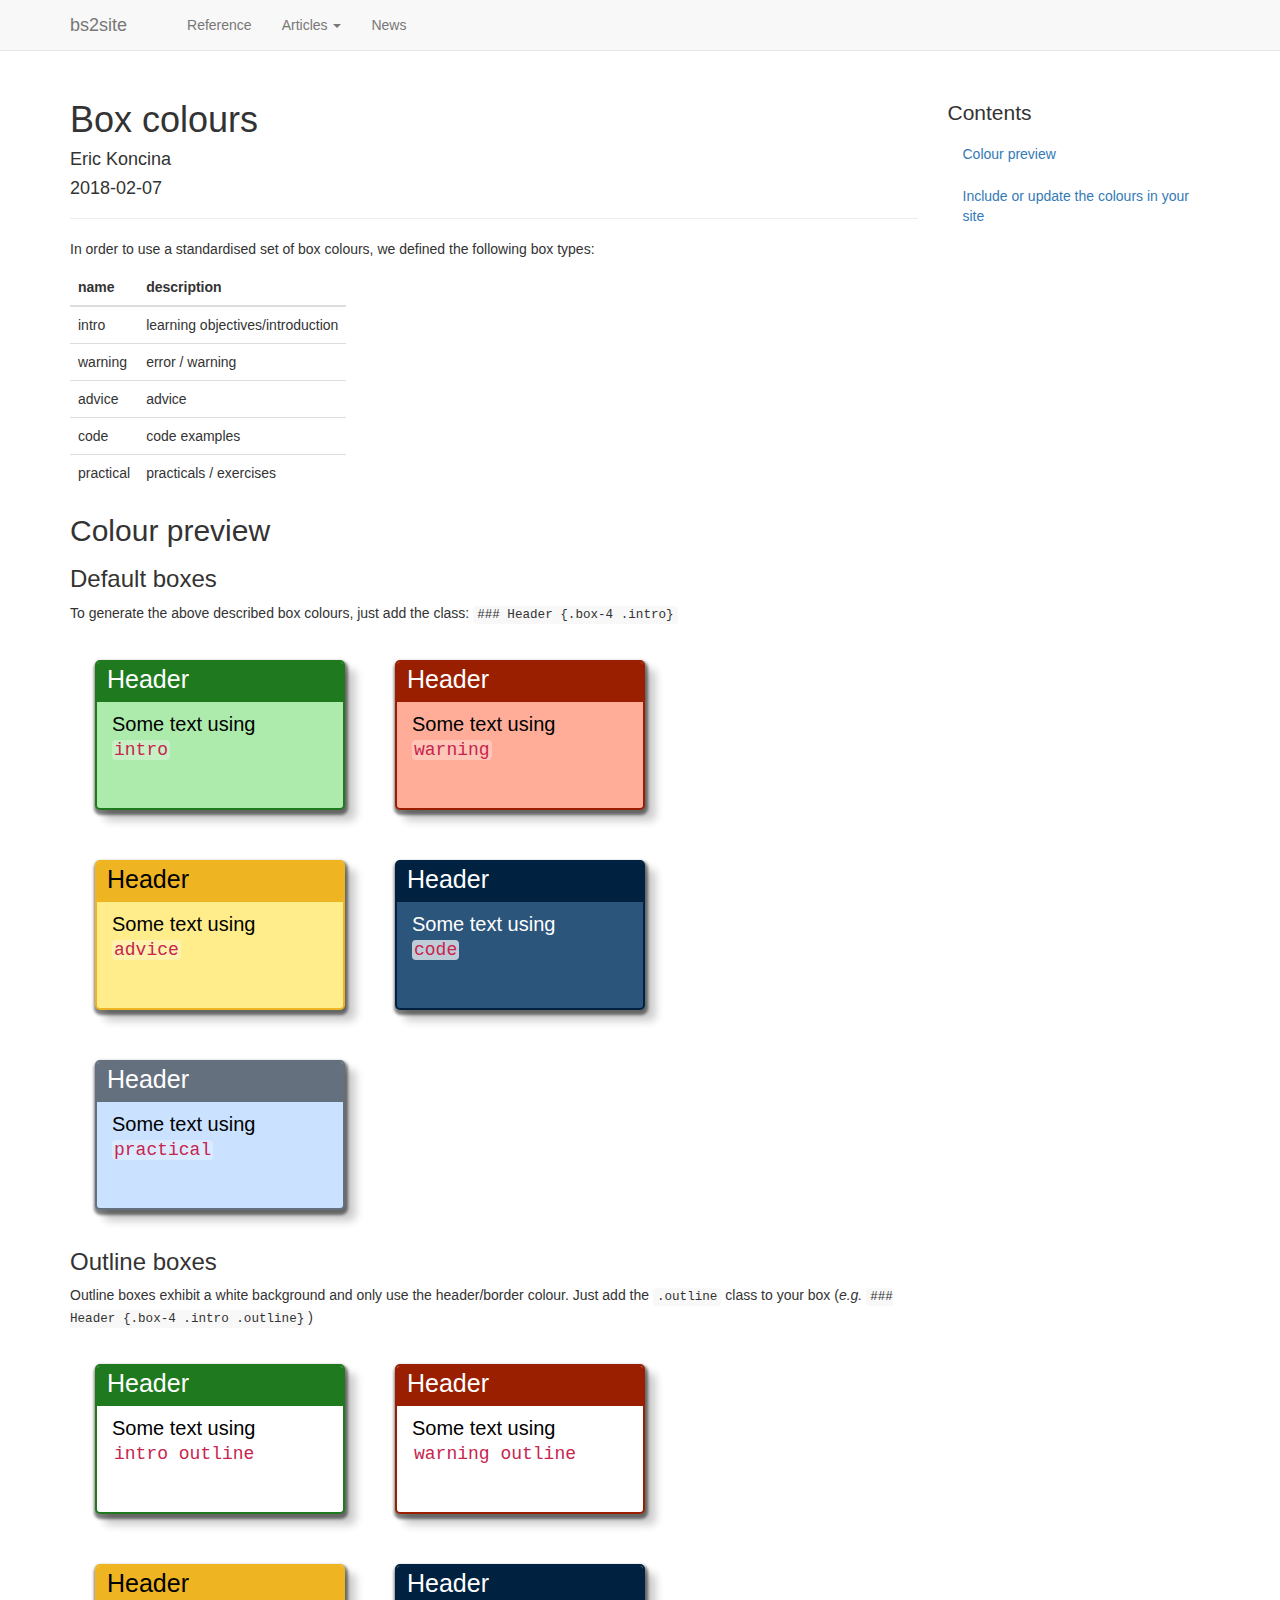
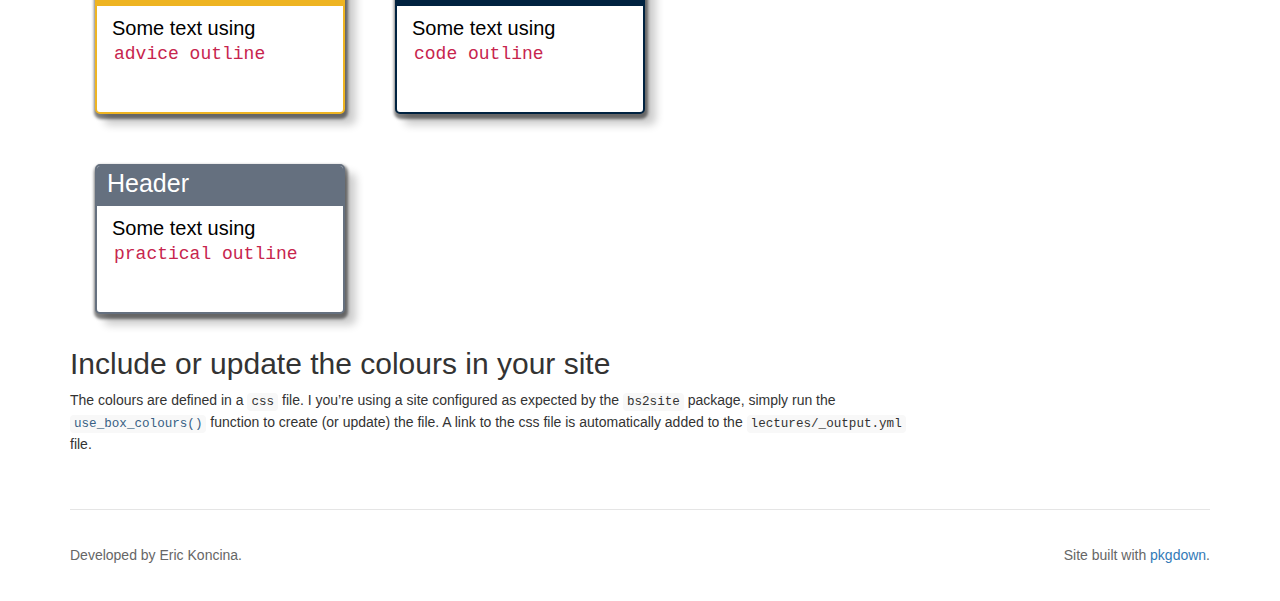
<file: docs/articles/box-colours.html>
<!DOCTYPE html>
<!-- Generated by pkgdown: do not edit by hand --><html>
<head>
<meta http-equiv="Content-Type" content="text/html; charset=UTF-8">
<meta charset="utf-8">
<meta http-equiv="X-UA-Compatible" content="IE=edge">
<meta name="viewport" content="width=device-width, initial-scale=1.0">
<title>Box colours • bs2site</title>
<!-- jquery --><script src="https://code.jquery.com/jquery-3.1.0.min.js" integrity="sha384-nrOSfDHtoPMzJHjVTdCopGqIqeYETSXhZDFyniQ8ZHcVy08QesyHcnOUpMpqnmWq" crossorigin="anonymous"></script><!-- Bootstrap --><link href="https://maxcdn.bootstrapcdn.com/bootstrap/3.3.7/css/bootstrap.min.css" rel="stylesheet" integrity="sha384-BVYiiSIFeK1dGmJRAkycuHAHRg32OmUcww7on3RYdg4Va+PmSTsz/K68vbdEjh4u" crossorigin="anonymous">
<script src="https://maxcdn.bootstrapcdn.com/bootstrap/3.3.7/js/bootstrap.min.js" integrity="sha384-Tc5IQib027qvyjSMfHjOMaLkfuWVxZxUPnCJA7l2mCWNIpG9mGCD8wGNIcPD7Txa" crossorigin="anonymous"></script><!-- Font Awesome icons --><link href="https://maxcdn.bootstrapcdn.com/font-awesome/4.6.3/css/font-awesome.min.css" rel="stylesheet" integrity="sha384-T8Gy5hrqNKT+hzMclPo118YTQO6cYprQmhrYwIiQ/3axmI1hQomh7Ud2hPOy8SP1" crossorigin="anonymous">
<!-- pkgdown --><link href="../pkgdown.css" rel="stylesheet">
<script src="../jquery.sticky-kit.min.js"></script><script src="../pkgdown.js"></script><link href="../extra.css" rel="stylesheet">
<!-- mathjax --><script src="https://mathjax.rstudio.com/latest/MathJax.js?config=TeX-AMS-MML_HTMLorMML"></script><!--[if lt IE 9]>
<script src="https://oss.maxcdn.com/html5shiv/3.7.3/html5shiv.min.js"></script>
<script src="https://oss.maxcdn.com/respond/1.4.2/respond.min.js"></script>
<![endif]-->
</head>
<body>
    <div class="container template-vignette">
      <header><div class="navbar navbar-default navbar-fixed-top" role="navigation">
  <div class="container">
    <div class="navbar-header">
      <button type="button" class="navbar-toggle collapsed" data-toggle="collapse" data-target="#navbar">
        <span class="icon-bar"></span>
        <span class="icon-bar"></span>
        <span class="icon-bar"></span>
      </button>
      <a class="navbar-brand" href="../index.html">bs2site</a>
    </div>
    <div id="navbar" class="navbar-collapse collapse">
      <ul class="nav navbar-nav">
<li>
  <a href="../index.html">
    <span class="fa fa-home fa-lg"></span>
     
  </a>
</li>
<li>
  <a href="../reference/index.html">Reference</a>
</li>
<li class="dropdown">
  <a href="#" class="dropdown-toggle" data-toggle="dropdown" role="button" aria-expanded="false">
    Articles
     
    <span class="caret"></span>
  </a>
  <ul class="dropdown-menu" role="menu">
<li>
      <a href="../articles/box-colours.html">Box colours</a>
    </li>
    <li>
      <a href="../articles/slide-background.html">Slide background</a>
    </li>
  </ul>
</li>
<li>
  <a href="../news/index.html">News</a>
</li>
      </ul>
<ul class="nav navbar-nav navbar-right">
<li>
  <a href="https://github.com/koncina/bs2site">
    <span class="fa fa-github fa-lg"></span>
     
  </a>
</li>
      </ul>
</div>
<!--/.nav-collapse -->
  </div>
<!--/.container -->
</div>
<!--/.navbar -->

      
      </header><div class="row">
  <div class="col-md-9">
    <div class="page-header toc-ignore">
      <h1>Box colours</h1>
                        <h4 class="author">Eric Koncina</h4>
            
            <h4 class="date">2018-02-07</h4>
          </div>

    
    
<div class="contents">
<style>

/* intro colour */

.slide-intro {
  background-color: #ADEBAD;
}

.intro a {
  color: rgb(42, 124, 223);
  border-bottom: 1px solid rgba(42, 124, 223, 0.5);
}

.intro a:hover {
  color: #000000 !important;
}

.box.intro {
  background-color: #ADEBAD;
  color: #000000;
  border: 2px solid #1F7A1F;
}

.box.intro > h3:first-child {
  background-color: #1F7A1F;
  color: #FFFFFF;
}

blockquote.intro::before {
  color : #1F7A1F;
}

blockquote.intro {
  background-color: #ADEBAD;
  color: #000000;
  border-color: #1F7A1F;
}

.box.intro > h3:first-child > code {
  background-color: rgba(255, 255, 255, 0.7);
}

.box.intro > h3:first-child > a {
  color: rgb(200, 240, 250);
  border-bottom: 1px solid rgba(200, 240, 250, 0.5);
}

.box.intro > h3:first-child > a:hover {
  color: #FFFFFF !important;
}

slide.slide-intro > hgroup > h2 {
  color: rgba(0, 0, 0, 0.8);
}

slide.slide-intro > hgroup > h3 {
  color: rgba(0, 0, 0, 0.7);
}

.intro code {
  background-color: rgba(255, 255, 255, 0.3);
}

.intro .table-striped > tbody > tr:nth-of-type(odd) {
  background-color: #f9f9f9;
}

.intro .table-striped > tbody > tr:nth-of-type(odd) {
  background-color: rgba(0, 0, 0, 0.1);
}

.intro table th {
  color: rgba(0, 0, 0, 0.7);
}

.intro .table, .intro .table th, .intro .table td, .table thead tr div {
  border-color: #1F7A1F !important;
}
/* warning colour */

.slide-warning {
  background-color: #FFAD99;
}

.warning a {
  color: rgb(42, 124, 223);
  border-bottom: 1px solid rgba(42, 124, 223, 0.5);
}

.warning a:hover {
  color: #000000 !important;
}

.box.warning {
  background-color: #FFAD99;
  color: #000000;
  border: 2px solid #991F00;
}

.box.warning > h3:first-child {
  background-color: #991F00;
  color: #FFFFFF;
}

blockquote.warning::before {
  color : #991F00;
}

blockquote.warning {
  background-color: #FFAD99;
  color: #000000;
  border-color: #991F00;
}

.box.warning > h3:first-child > code {
  background-color: rgba(255, 255, 255, 0.7);
}

.box.warning > h3:first-child > a {
  color: rgb(200, 240, 250);
  border-bottom: 1px solid rgba(200, 240, 250, 0.5);
}

.box.warning > h3:first-child > a:hover {
  color: #FFFFFF !important;
}

slide.slide-warning > hgroup > h2 {
  color: rgba(0, 0, 0, 0.8);
}

slide.slide-warning > hgroup > h3 {
  color: rgba(0, 0, 0, 0.7);
}

.warning code {
  background-color: rgba(255, 255, 255, 0.3);
}

.warning .table-striped > tbody > tr:nth-of-type(odd) {
  background-color: #f9f9f9;
}

.warning .table-striped > tbody > tr:nth-of-type(odd) {
  background-color: rgba(0, 0, 0, 0.1);
}

.warning table th {
  color: rgba(0, 0, 0, 0.7);
}

.warning .table, .warning .table th, .warning .table td, .table thead tr div {
  border-color: #991F00 !important;
}
/* advice colour */

.slide-advice {
  background-color: #FFEC8B;
}

.advice a {
  color: rgb(42, 124, 223);
  border-bottom: 1px solid rgba(42, 124, 223, 0.5);
}

.advice a:hover {
  color: #000000 !important;
}

.box.advice {
  background-color: #FFEC8B;
  color: #000000;
  border: 2px solid #EEB422;
}

.box.advice > h3:first-child {
  background-color: #EEB422;
  color: #000000;
}

blockquote.advice::before {
  color : #EEB422;
}

blockquote.advice {
  background-color: #FFEC8B;
  color: #000000;
  border-color: #EEB422;
}

.box.advice > h3:first-child > code {
  background-color: rgba(255, 255, 255, 0.3);
}

.box.advice > h3:first-child > a {
  color: rgb(42, 124, 223);
  border-bottom: 1px solid rgba(42, 124, 223, 0.5);
}

.box.advice > h3:first-child > a:hover {
  color: #000000 !important;
}

slide.slide-advice > hgroup > h2 {
  color: rgba(0, 0, 0, 0.8);
}

slide.slide-advice > hgroup > h3 {
  color: rgba(0, 0, 0, 0.7);
}

.advice code {
  background-color: rgba(255, 255, 255, 0.3);
}

.advice .table-striped > tbody > tr:nth-of-type(odd) {
  background-color: #f9f9f9;
}

.advice .table-striped > tbody > tr:nth-of-type(odd) {
  background-color: rgba(0, 0, 0, 0.1);
}

.advice table th {
  color: rgba(0, 0, 0, 0.7);
}

.advice .table, .advice .table th, .advice .table td, .table thead tr div {
  border-color: #EEB422 !important;
}
/* code colour */

.slide-code {
  background-color: #2B557A;
}

.code a {
  color: rgb(200, 240, 250);
  border-bottom: 1px solid rgba(200, 240, 250, 0.5);
}

.code a:hover {
  color: #FFFFFF !important;
}

.box.code {
  background-color: #2B557A;
  color: #FFFFFF;
  border: 2px solid #002240;
}

.box.code > h3:first-child {
  background-color: #002240;
  color: #FFFFFF;
}

blockquote.code::before {
  color : #002240;
}

blockquote.code {
  background-color: #2B557A;
  color: #FFFFFF;
  border-color: #002240;
}

.box.code > h3:first-child > code {
  background-color: rgba(255, 255, 255, 0.7);
}

.box.code > h3:first-child > a {
  color: rgb(200, 240, 250);
  border-bottom: 1px solid rgba(200, 240, 250, 0.5);
}

.box.code > h3:first-child > a:hover {
  color: #FFFFFF !important;
}

slide.slide-code > hgroup > h2 {
  color: rgba(255, 255, 255, 0.8);
}

slide.slide-code > hgroup > h3 {
  color: rgba(255, 255, 255, 0.7);
}

.code code {
  background-color: rgba(255, 255, 255, 0.7);
}

.code .table-striped > tbody > tr:nth-of-type(odd) {
  background-color: #f9f9f9;
}

.code .table-striped > tbody > tr:nth-of-type(odd) {
  background-color: rgba(255, 255, 255, 0.1);
}

.code table th {
  color: rgba(255, 255, 255, 0.7);
}

.code .table, .code .table th, .code .table td, .table thead tr div {
  border-color: #002240 !important;
}
/* practical colour */

.slide-practical {
  background-color: #CAE1FF;
}

.practical a {
  color: rgb(42, 124, 223);
  border-bottom: 1px solid rgba(42, 124, 223, 0.5);
}

.practical a:hover {
  color: #000000 !important;
}

.box.practical {
  background-color: #CAE1FF;
  color: #000000;
  border: 2px solid #65707F;
}

.box.practical > h3:first-child {
  background-color: #65707F;
  color: #FFFFFF;
}

blockquote.practical::before {
  color : #65707F;
}

blockquote.practical {
  background-color: #CAE1FF;
  color: #000000;
  border-color: #65707F;
}

.box.practical > h3:first-child > code {
  background-color: rgba(255, 255, 255, 0.7);
}

.box.practical > h3:first-child > a {
  color: rgb(200, 240, 250);
  border-bottom: 1px solid rgba(200, 240, 250, 0.5);
}

.box.practical > h3:first-child > a:hover {
  color: #FFFFFF !important;
}

slide.slide-practical > hgroup > h2 {
  color: rgba(0, 0, 0, 0.8);
}

slide.slide-practical > hgroup > h3 {
  color: rgba(0, 0, 0, 0.7);
}

.practical code {
  background-color: rgba(255, 255, 255, 0.3);
}

.practical .table-striped > tbody > tr:nth-of-type(odd) {
  background-color: #f9f9f9;
}

.practical .table-striped > tbody > tr:nth-of-type(odd) {
  background-color: rgba(0, 0, 0, 0.1);
}

.practical table th {
  color: rgba(0, 0, 0, 0.7);
}

.practical .table, .practical .table th, .practical .table td, .table thead tr div {
  border-color: #65707F !important;
} 
.box.outline {
    background-color: white;
    color: black;
}

</style>
<p>In order to use a standardised set of box colours, we defined the following box types:</p>
<table class="table">
<thead><tr class="header">
<th align="left">name</th>
<th align="left">description</th>
</tr></thead>
<tbody>
<tr class="odd">
<td align="left">intro</td>
<td align="left">learning objectives/introduction</td>
</tr>
<tr class="even">
<td align="left">warning</td>
<td align="left">error / warning</td>
</tr>
<tr class="odd">
<td align="left">advice</td>
<td align="left">advice</td>
</tr>
<tr class="even">
<td align="left">code</td>
<td align="left">code examples</td>
</tr>
<tr class="odd">
<td align="left">practical</td>
<td align="left">practicals / exercises</td>
</tr>
</tbody>
</table>
<div id="colour-preview" class="section level2">
<h2 class="hasAnchor">
<a href="#colour-preview" class="anchor"></a>Colour preview</h2>
<div id="default-boxes" class="section level3">
<h3 class="hasAnchor">
<a href="#default-boxes" class="anchor"></a>Default boxes</h3>
<p>To generate the above described box colours, just add the class: <code>### Header {.box-4 .intro}</code></p>
<div class="box-container">
  <div class="box intro ">
    <h3>Header</h3>
    Some text using
    <br><code>intro</code>
  </div>
  <div class="box warning ">
    <h3>Header</h3>
    Some text using
    <br><code>warning</code>
  </div>
  <div class="box advice ">
    <h3>Header</h3>
    Some text using
    <br><code>advice</code>
  </div>
  <div class="box code ">
    <h3>Header</h3>
    Some text using
    <br><code>code</code>
  </div>
  <div class="box practical ">
    <h3>Header</h3>
    Some text using
    <br><code>practical</code>
  </div>
</div>
</div>
<div id="outline-boxes" class="section level3">
<h3 class="hasAnchor">
<a href="#outline-boxes" class="anchor"></a>Outline boxes</h3>
<p>Outline boxes exhibit a white background and only use the header/border colour. Just add the <code>.outline</code> class to your box (<em>e.g.</em> <code>### Header {.box-4 .intro .outline}</code>)</p>
<div class="box-container">
  <div class="box intro outline">
    <h3>Header</h3>
    Some text using
    <br><code>intro outline</code>
  </div>
  <div class="box warning outline">
    <h3>Header</h3>
    Some text using
    <br><code>warning outline</code>
  </div>
  <div class="box advice outline">
    <h3>Header</h3>
    Some text using
    <br><code>advice outline</code>
  </div>
  <div class="box code outline">
    <h3>Header</h3>
    Some text using
    <br><code>code outline</code>
  </div>
  <div class="box practical outline">
    <h3>Header</h3>
    Some text using
    <br><code>practical outline</code>
  </div>
</div>
</div>
</div>
<div id="include-or-update-the-colours-in-your-site" class="section level2">
<h2 class="hasAnchor">
<a href="#include-or-update-the-colours-in-your-site" class="anchor"></a>Include or update the colours in your site</h2>
<p>The colours are defined in a <code>css</code> file. I you’re using a site configured as expected by the <code>bs2site</code> package, simply run the <code><a href="../reference/use_box_colours.html">use_box_colours()</a></code> function to create (or update) the file. A link to the css file is automatically added to the <code>lectures/_output.yml</code> file.</p>
</div>
</div>
  </div>

  <div class="col-md-3 hidden-xs hidden-sm" id="sidebar">
        <div id="tocnav">
      <h2 class="hasAnchor">
<a href="#tocnav" class="anchor"></a>Contents</h2>
      <ul class="nav nav-pills nav-stacked">
<li><a href="#colour-preview">Colour preview</a></li>
      <li><a href="#include-or-update-the-colours-in-your-site">Include or update the colours in your site</a></li>
      </ul>
</div>
      </div>

</div>


      <footer><div class="copyright">
  <p>Developed by Eric Koncina.</p>
</div>

<div class="pkgdown">
  <p>Site built with <a href="http://pkgdown.r-lib.org/">pkgdown</a>.</p>
</div>

      </footer>
</div>

  </body>
</html>
</file>
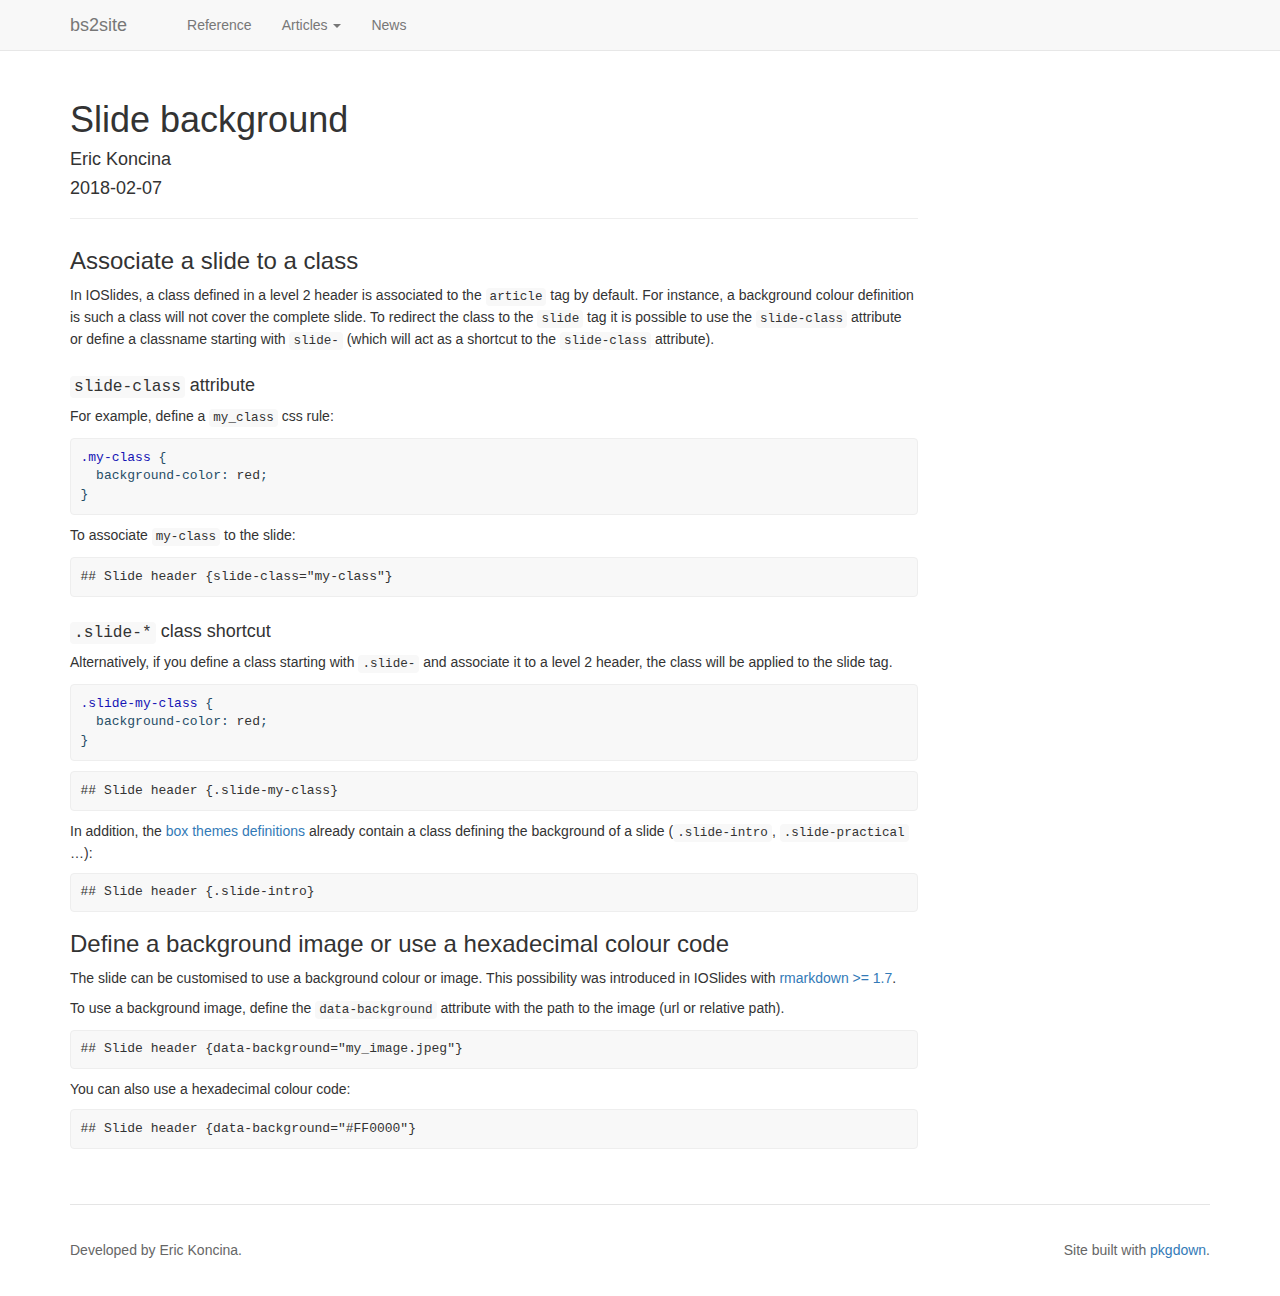
<file: docs/articles/slide-background.html>
<!DOCTYPE html>
<!-- Generated by pkgdown: do not edit by hand --><html>
<head>
<meta http-equiv="Content-Type" content="text/html; charset=UTF-8">
<meta charset="utf-8">
<meta http-equiv="X-UA-Compatible" content="IE=edge">
<meta name="viewport" content="width=device-width, initial-scale=1.0">
<title>Slide background • bs2site</title>
<!-- jquery --><script src="https://code.jquery.com/jquery-3.1.0.min.js" integrity="sha384-nrOSfDHtoPMzJHjVTdCopGqIqeYETSXhZDFyniQ8ZHcVy08QesyHcnOUpMpqnmWq" crossorigin="anonymous"></script><!-- Bootstrap --><link href="https://maxcdn.bootstrapcdn.com/bootstrap/3.3.7/css/bootstrap.min.css" rel="stylesheet" integrity="sha384-BVYiiSIFeK1dGmJRAkycuHAHRg32OmUcww7on3RYdg4Va+PmSTsz/K68vbdEjh4u" crossorigin="anonymous">
<script src="https://maxcdn.bootstrapcdn.com/bootstrap/3.3.7/js/bootstrap.min.js" integrity="sha384-Tc5IQib027qvyjSMfHjOMaLkfuWVxZxUPnCJA7l2mCWNIpG9mGCD8wGNIcPD7Txa" crossorigin="anonymous"></script><!-- Font Awesome icons --><link href="https://maxcdn.bootstrapcdn.com/font-awesome/4.6.3/css/font-awesome.min.css" rel="stylesheet" integrity="sha384-T8Gy5hrqNKT+hzMclPo118YTQO6cYprQmhrYwIiQ/3axmI1hQomh7Ud2hPOy8SP1" crossorigin="anonymous">
<!-- pkgdown --><link href="../pkgdown.css" rel="stylesheet">
<script src="../jquery.sticky-kit.min.js"></script><script src="../pkgdown.js"></script><link href="../extra.css" rel="stylesheet">
<!-- mathjax --><script src="https://mathjax.rstudio.com/latest/MathJax.js?config=TeX-AMS-MML_HTMLorMML"></script><!--[if lt IE 9]>
<script src="https://oss.maxcdn.com/html5shiv/3.7.3/html5shiv.min.js"></script>
<script src="https://oss.maxcdn.com/respond/1.4.2/respond.min.js"></script>
<![endif]-->
</head>
<body>
    <div class="container template-vignette">
      <header><div class="navbar navbar-default navbar-fixed-top" role="navigation">
  <div class="container">
    <div class="navbar-header">
      <button type="button" class="navbar-toggle collapsed" data-toggle="collapse" data-target="#navbar">
        <span class="icon-bar"></span>
        <span class="icon-bar"></span>
        <span class="icon-bar"></span>
      </button>
      <a class="navbar-brand" href="../index.html">bs2site</a>
    </div>
    <div id="navbar" class="navbar-collapse collapse">
      <ul class="nav navbar-nav">
<li>
  <a href="../index.html">
    <span class="fa fa-home fa-lg"></span>
     
  </a>
</li>
<li>
  <a href="../reference/index.html">Reference</a>
</li>
<li class="dropdown">
  <a href="#" class="dropdown-toggle" data-toggle="dropdown" role="button" aria-expanded="false">
    Articles
     
    <span class="caret"></span>
  </a>
  <ul class="dropdown-menu" role="menu">
<li>
      <a href="../articles/box-colours.html">Box colours</a>
    </li>
    <li>
      <a href="../articles/slide-background.html">Slide background</a>
    </li>
  </ul>
</li>
<li>
  <a href="../news/index.html">News</a>
</li>
      </ul>
<ul class="nav navbar-nav navbar-right">
<li>
  <a href="https://github.com/koncina/bs2site">
    <span class="fa fa-github fa-lg"></span>
     
  </a>
</li>
      </ul>
</div>
<!--/.nav-collapse -->
  </div>
<!--/.container -->
</div>
<!--/.navbar -->

      
      </header><div class="row">
  <div class="col-md-9">
    <div class="page-header toc-ignore">
      <h1>Slide background</h1>
                        <h4 class="author">Eric Koncina</h4>
            
            <h4 class="date">2018-02-07</h4>
          </div>

    
    
<div class="contents">
<div id="associate-a-slide-to-a-class" class="section level3">
<h3 class="hasAnchor">
<a href="#associate-a-slide-to-a-class" class="anchor"></a>Associate a slide to a class</h3>
<p>In IOSlides, a class defined in a level 2 header is associated to the <code>article</code> tag by default. For instance, a background colour definition is such a class will not cover the complete slide. To redirect the class to the <code>slide</code> tag it is possible to use the <code>slide-class</code> attribute or define a classname starting with <code>slide-</code> (which will act as a shortcut to the <code>slide-class</code> attribute).</p>
<div id="slide-class-attribute" class="section level4">
<h4 class="hasAnchor">
<a href="#slide-class-attribute" class="anchor"></a><code>slide-class</code> attribute</h4>
<p>For example, define a <code>my_class</code> css rule:</p>
<div class="sourceCode"><pre class="sourceCode css"><code class="sourceCode css"><span class="fl">.my-class</span> <span class="kw">{</span>
  <span class="kw">background-color:</span> <span class="dt">red</span><span class="kw">;</span>
<span class="kw">}</span></code></pre></div>
<p>To associate <code>my-class</code> to the slide:</p>
<pre><code>## Slide header {slide-class="my-class"}</code></pre>
</div>
<div id="slide--class-shortcut" class="section level4">
<h4 class="hasAnchor">
<a href="#slide--class-shortcut" class="anchor"></a><code>.slide-*</code> class shortcut</h4>
<p>Alternatively, if you define a class starting with <code>.slide-</code> and associate it to a level 2 header, the class will be applied to the slide tag.</p>
<div class="sourceCode"><pre class="sourceCode css"><code class="sourceCode css"><span class="fl">.slide-my-class</span> <span class="kw">{</span>
  <span class="kw">background-color:</span> <span class="dt">red</span><span class="kw">;</span>
<span class="kw">}</span></code></pre></div>
<pre><code>## Slide header {.slide-my-class}</code></pre>
<p>In addition, the <a href="box-colours.html">box themes definitions</a> already contain a class defining the background of a slide (<code>.slide-intro</code>, <code>.slide-practical</code> …):</p>
<pre><code>## Slide header {.slide-intro}</code></pre>
</div>
</div>
<div id="define-a-background-image-or-use-a-hexadecimal-colour-code" class="section level3">
<h3 class="hasAnchor">
<a href="#define-a-background-image-or-use-a-hexadecimal-colour-code" class="anchor"></a>Define a background image or use a hexadecimal colour code</h3>
<p>The slide can be customised to use a background colour or image. This possibility was introduced in IOSlides with <a href="https://github.com/rstudio/rmarkdown/pull/687">rmarkdown &gt;= 1.7</a>.</p>
<p>To use a background image, define the <code>data-background</code> attribute with the path to the image (url or relative path).</p>
<pre><code>## Slide header {data-background="my_image.jpeg"}</code></pre>
<p>You can also use a hexadecimal colour code:</p>
<pre><code>## Slide header {data-background="#FF0000"}</code></pre>
</div>
</div>
  </div>

  <div class="col-md-3 hidden-xs hidden-sm" id="sidebar">
      </div>

</div>


      <footer><div class="copyright">
  <p>Developed by Eric Koncina.</p>
</div>

<div class="pkgdown">
  <p>Site built with <a href="http://pkgdown.r-lib.org/">pkgdown</a>.</p>
</div>

      </footer>
</div>

  </body>
</html>
</file>
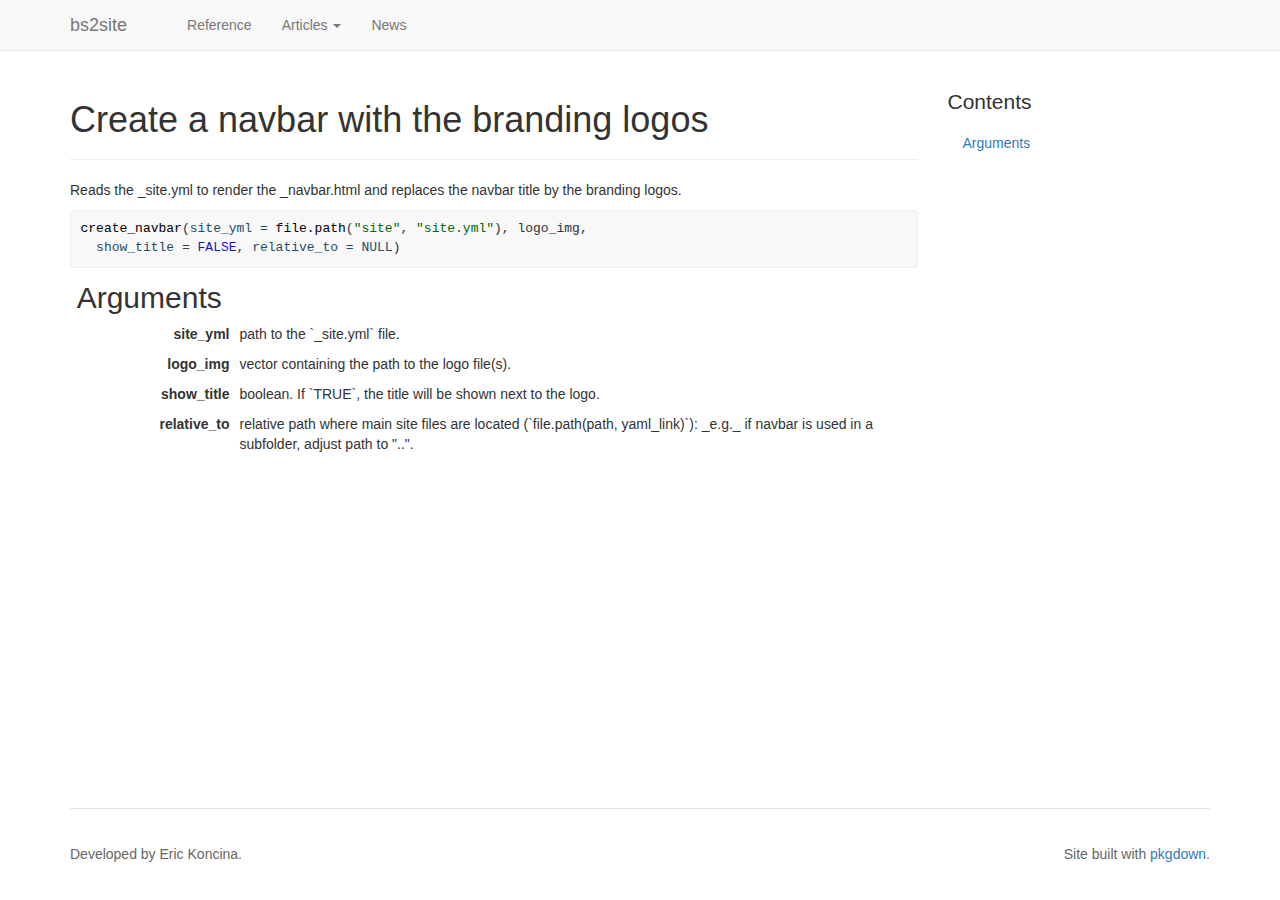
<file: docs/reference/create_navbar.html>
<!-- Generated by pkgdown: do not edit by hand -->
<!DOCTYPE html>
<html>
  <head>
  <meta charset="utf-8">
<meta http-equiv="X-UA-Compatible" content="IE=edge">
<meta name="viewport" content="width=device-width, initial-scale=1.0">

<title>Create a navbar with the branding logos — create_navbar • bs2site</title>

<!-- jquery -->
<script src="https://code.jquery.com/jquery-3.1.0.min.js" integrity="sha384-nrOSfDHtoPMzJHjVTdCopGqIqeYETSXhZDFyniQ8ZHcVy08QesyHcnOUpMpqnmWq" crossorigin="anonymous"></script>
<!-- Bootstrap -->

<link href="https://maxcdn.bootstrapcdn.com/bootstrap/3.3.7/css/bootstrap.min.css" rel="stylesheet" integrity="sha384-BVYiiSIFeK1dGmJRAkycuHAHRg32OmUcww7on3RYdg4Va+PmSTsz/K68vbdEjh4u" crossorigin="anonymous">
<script src="https://maxcdn.bootstrapcdn.com/bootstrap/3.3.7/js/bootstrap.min.js" integrity="sha384-Tc5IQib027qvyjSMfHjOMaLkfuWVxZxUPnCJA7l2mCWNIpG9mGCD8wGNIcPD7Txa" crossorigin="anonymous"></script>

<!-- Font Awesome icons -->
<link href="https://maxcdn.bootstrapcdn.com/font-awesome/4.6.3/css/font-awesome.min.css" rel="stylesheet" integrity="sha384-T8Gy5hrqNKT+hzMclPo118YTQO6cYprQmhrYwIiQ/3axmI1hQomh7Ud2hPOy8SP1" crossorigin="anonymous">


<!-- pkgdown -->
<link href="../pkgdown.css" rel="stylesheet">
<script src="../jquery.sticky-kit.min.js"></script>
<script src="../pkgdown.js"></script>
  <link href="../extra.css" rel="stylesheet">
  
<!-- mathjax -->
<script src='https://mathjax.rstudio.com/latest/MathJax.js?config=TeX-AMS-MML_HTMLorMML'></script>

<!--[if lt IE 9]>
<script src="https://oss.maxcdn.com/html5shiv/3.7.3/html5shiv.min.js"></script>
<script src="https://oss.maxcdn.com/respond/1.4.2/respond.min.js"></script>
<![endif]-->


  </head>

  <body>
    <div class="container template-reference-topic">
      <header>
      <div class="navbar navbar-default navbar-fixed-top" role="navigation">
  <div class="container">
    <div class="navbar-header">
      <button type="button" class="navbar-toggle collapsed" data-toggle="collapse" data-target="#navbar">
        <span class="icon-bar"></span>
        <span class="icon-bar"></span>
        <span class="icon-bar"></span>
      </button>
      <a class="navbar-brand" href="../index.html">bs2site</a>
    </div>
    <div id="navbar" class="navbar-collapse collapse">
      <ul class="nav navbar-nav">
        <li>
  <a href="../index.html">
    <span class="fa fa-home fa-lg"></span>
     
  </a>
</li>
<li>
  <a href="../reference/index.html">Reference</a>
</li>
<li class="dropdown">
  <a href="#" class="dropdown-toggle" data-toggle="dropdown" role="button" aria-expanded="false">
    Articles
     
    <span class="caret"></span>
  </a>
  <ul class="dropdown-menu" role="menu">
    <li>
      <a href="../articles/box-colours.html">Box colours</a>
    </li>
    <li>
      <a href="../articles/slide-background.html">Slide background</a>
    </li>
  </ul>
</li>
<li>
  <a href="../news/index.html">News</a>
</li>
      </ul>
      
      <ul class="nav navbar-nav navbar-right">
        <li>
  <a href="https://github.com/koncina/bs2site">
    <span class="fa fa-github fa-lg"></span>
     
  </a>
</li>
      </ul>
    </div><!--/.nav-collapse -->
  </div><!--/.container -->
</div><!--/.navbar -->

      
      </header>

      <div class="row">
  <div class="col-md-9 contents">
    <div class="page-header">
    <h1>Create a navbar with the branding logos</h1>
    </div>

    
    <p>Reads the _site.yml to render the _navbar.html and replaces the navbar title by the branding logos.</p>
    

    <pre class="usage"><span class='fu'>create_navbar</span>(<span class='kw'>site_yml</span> <span class='kw'>=</span> <span class='fu'>file.path</span>(<span class='st'>"site"</span>, <span class='st'>"site.yml"</span>), <span class='no'>logo_img</span>,
  <span class='kw'>show_title</span> <span class='kw'>=</span> <span class='fl'>FALSE</span>, <span class='kw'>relative_to</span> <span class='kw'>=</span> <span class='kw'>NULL</span>)</pre>
    
    <h2 class="hasAnchor" id="arguments"><a class="anchor" href="#arguments"></a> Arguments</h2>
    <table class="ref-arguments">
    <colgroup><col class="name" /><col class="desc" /></colgroup>
    <tr>
      <th>site_yml</th>
      <td><p>path to the `_site.yml` file.</p></td>
    </tr>
    <tr>
      <th>logo_img</th>
      <td><p>vector containing the path to the logo file(s).</p></td>
    </tr>
    <tr>
      <th>show_title</th>
      <td><p>boolean. If `TRUE`, the title will be shown next to the logo.</p></td>
    </tr>
    <tr>
      <th>relative_to</th>
      <td><p>relative path where main site files are located (`file.path(path, yaml_link)`): _e.g._ if navbar is used in a subfolder, adjust path to "..".</p></td>
    </tr>
    </table>
    

  </div>
  <div class="col-md-3 hidden-xs hidden-sm" id="sidebar">
    <h2>Contents</h2>
    <ul class="nav nav-pills nav-stacked">
      <li><a href="#arguments">Arguments</a></li>
                </ul>

  </div>
</div>

      <footer>
      <div class="copyright">
  <p>Developed by Eric Koncina.</p>
</div>

<div class="pkgdown">
  <p>Site built with <a href="http://pkgdown.r-lib.org/">pkgdown</a>.</p>
</div>

      </footer>
   </div>

  </body>
</html>
</file>
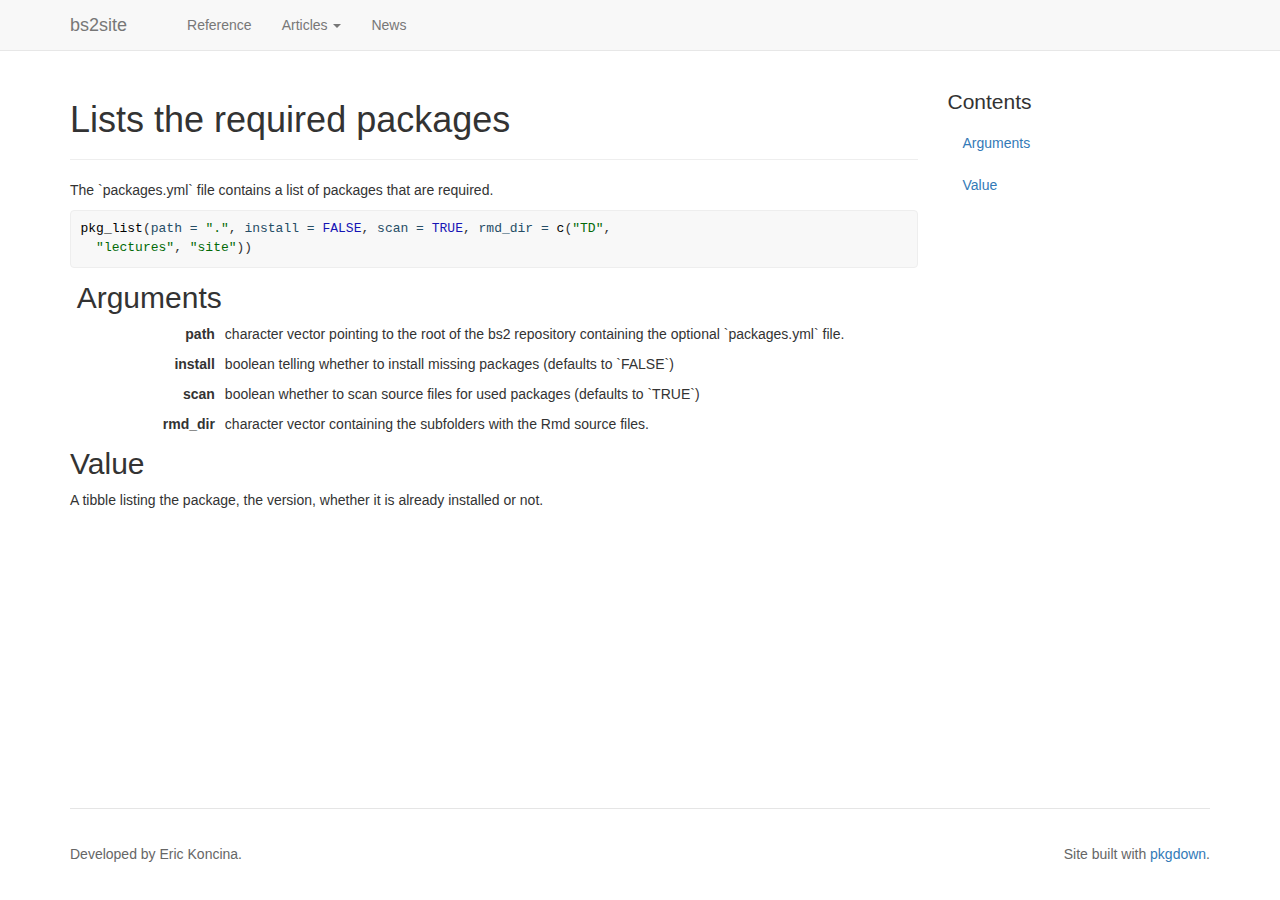
<file: docs/reference/pkg_list.html>
<!-- Generated by pkgdown: do not edit by hand -->
<!DOCTYPE html>
<html>
  <head>
  <meta charset="utf-8">
<meta http-equiv="X-UA-Compatible" content="IE=edge">
<meta name="viewport" content="width=device-width, initial-scale=1.0">

<title>Lists the required packages — pkg_list • bs2site</title>

<!-- jquery -->
<script src="https://code.jquery.com/jquery-3.1.0.min.js" integrity="sha384-nrOSfDHtoPMzJHjVTdCopGqIqeYETSXhZDFyniQ8ZHcVy08QesyHcnOUpMpqnmWq" crossorigin="anonymous"></script>
<!-- Bootstrap -->

<link href="https://maxcdn.bootstrapcdn.com/bootstrap/3.3.7/css/bootstrap.min.css" rel="stylesheet" integrity="sha384-BVYiiSIFeK1dGmJRAkycuHAHRg32OmUcww7on3RYdg4Va+PmSTsz/K68vbdEjh4u" crossorigin="anonymous">
<script src="https://maxcdn.bootstrapcdn.com/bootstrap/3.3.7/js/bootstrap.min.js" integrity="sha384-Tc5IQib027qvyjSMfHjOMaLkfuWVxZxUPnCJA7l2mCWNIpG9mGCD8wGNIcPD7Txa" crossorigin="anonymous"></script>

<!-- Font Awesome icons -->
<link href="https://maxcdn.bootstrapcdn.com/font-awesome/4.6.3/css/font-awesome.min.css" rel="stylesheet" integrity="sha384-T8Gy5hrqNKT+hzMclPo118YTQO6cYprQmhrYwIiQ/3axmI1hQomh7Ud2hPOy8SP1" crossorigin="anonymous">


<!-- pkgdown -->
<link href="../pkgdown.css" rel="stylesheet">
<script src="../jquery.sticky-kit.min.js"></script>
<script src="../pkgdown.js"></script>
  <link href="../extra.css" rel="stylesheet">
  
<!-- mathjax -->
<script src='https://mathjax.rstudio.com/latest/MathJax.js?config=TeX-AMS-MML_HTMLorMML'></script>

<!--[if lt IE 9]>
<script src="https://oss.maxcdn.com/html5shiv/3.7.3/html5shiv.min.js"></script>
<script src="https://oss.maxcdn.com/respond/1.4.2/respond.min.js"></script>
<![endif]-->


  </head>

  <body>
    <div class="container template-reference-topic">
      <header>
      <div class="navbar navbar-default navbar-fixed-top" role="navigation">
  <div class="container">
    <div class="navbar-header">
      <button type="button" class="navbar-toggle collapsed" data-toggle="collapse" data-target="#navbar">
        <span class="icon-bar"></span>
        <span class="icon-bar"></span>
        <span class="icon-bar"></span>
      </button>
      <a class="navbar-brand" href="../index.html">bs2site</a>
    </div>
    <div id="navbar" class="navbar-collapse collapse">
      <ul class="nav navbar-nav">
        <li>
  <a href="../index.html">
    <span class="fa fa-home fa-lg"></span>
     
  </a>
</li>
<li>
  <a href="../reference/index.html">Reference</a>
</li>
<li class="dropdown">
  <a href="#" class="dropdown-toggle" data-toggle="dropdown" role="button" aria-expanded="false">
    Articles
     
    <span class="caret"></span>
  </a>
  <ul class="dropdown-menu" role="menu">
    <li>
      <a href="../articles/box-colours.html">Box colours</a>
    </li>
    <li>
      <a href="../articles/slide-background.html">Slide background</a>
    </li>
  </ul>
</li>
<li>
  <a href="../news/index.html">News</a>
</li>
      </ul>
      
      <ul class="nav navbar-nav navbar-right">
        <li>
  <a href="https://github.com/koncina/bs2site">
    <span class="fa fa-github fa-lg"></span>
     
  </a>
</li>
      </ul>
    </div><!--/.nav-collapse -->
  </div><!--/.container -->
</div><!--/.navbar -->

      
      </header>

      <div class="row">
  <div class="col-md-9 contents">
    <div class="page-header">
    <h1>Lists the required packages</h1>
    </div>

    
    <p>The `packages.yml` file contains a list of packages that are required.</p>
    

    <pre class="usage"><span class='fu'>pkg_list</span>(<span class='kw'>path</span> <span class='kw'>=</span> <span class='st'>"."</span>, <span class='kw'>install</span> <span class='kw'>=</span> <span class='fl'>FALSE</span>, <span class='kw'>scan</span> <span class='kw'>=</span> <span class='fl'>TRUE</span>, <span class='kw'>rmd_dir</span> <span class='kw'>=</span> <span class='fu'>c</span>(<span class='st'>"TD"</span>,
  <span class='st'>"lectures"</span>, <span class='st'>"site"</span>))</pre>
    
    <h2 class="hasAnchor" id="arguments"><a class="anchor" href="#arguments"></a> Arguments</h2>
    <table class="ref-arguments">
    <colgroup><col class="name" /><col class="desc" /></colgroup>
    <tr>
      <th>path</th>
      <td><p>character vector pointing to the root of the bs2 repository containing the optional `packages.yml` file.</p></td>
    </tr>
    <tr>
      <th>install</th>
      <td><p>boolean telling whether to install missing packages (defaults to `FALSE`)</p></td>
    </tr>
    <tr>
      <th>scan</th>
      <td><p>boolean whether to scan source files for used packages (defaults to `TRUE`)</p></td>
    </tr>
    <tr>
      <th>rmd_dir</th>
      <td><p>character vector containing the subfolders with the Rmd source files.</p></td>
    </tr>
    </table>
    
    <h2 class="hasAnchor" id="value"><a class="anchor" href="#value"></a>Value</h2>

    <p>A tibble listing the package, the version, whether it is already installed or not.</p>
    

  </div>
  <div class="col-md-3 hidden-xs hidden-sm" id="sidebar">
    <h2>Contents</h2>
    <ul class="nav nav-pills nav-stacked">
      <li><a href="#arguments">Arguments</a></li>
      
      <li><a href="#value">Value</a></li>
          </ul>

  </div>
</div>

      <footer>
      <div class="copyright">
  <p>Developed by Eric Koncina.</p>
</div>

<div class="pkgdown">
  <p>Site built with <a href="http://pkgdown.r-lib.org/">pkgdown</a>.</p>
</div>

      </footer>
   </div>

  </body>
</html>
</file>
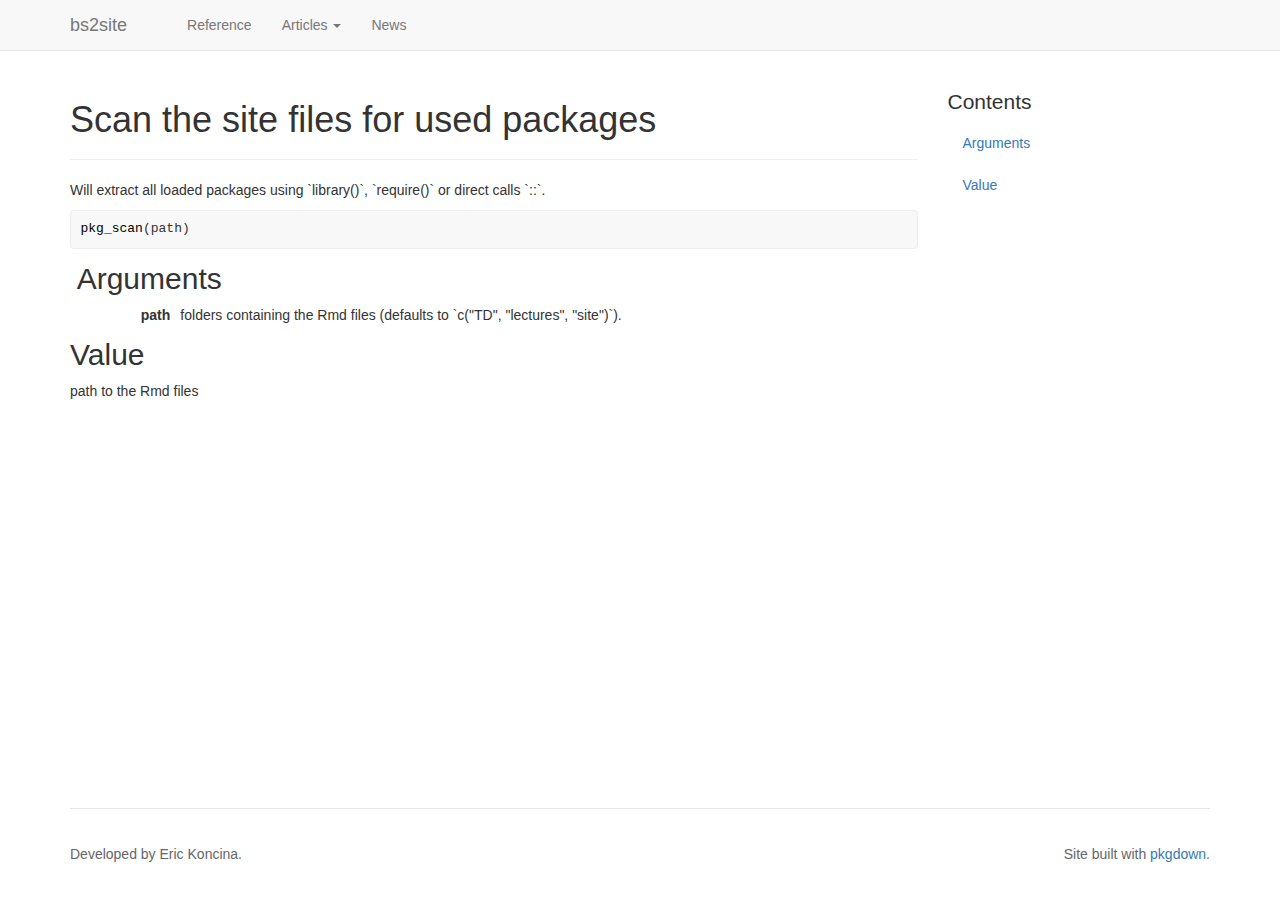
<file: docs/reference/pkg_scan.html>
<!-- Generated by pkgdown: do not edit by hand -->
<!DOCTYPE html>
<html>
  <head>
  <meta charset="utf-8">
<meta http-equiv="X-UA-Compatible" content="IE=edge">
<meta name="viewport" content="width=device-width, initial-scale=1.0">

<title>Scan the site files for used packages — pkg_scan • bs2site</title>

<!-- jquery -->
<script src="https://code.jquery.com/jquery-3.1.0.min.js" integrity="sha384-nrOSfDHtoPMzJHjVTdCopGqIqeYETSXhZDFyniQ8ZHcVy08QesyHcnOUpMpqnmWq" crossorigin="anonymous"></script>
<!-- Bootstrap -->

<link href="https://maxcdn.bootstrapcdn.com/bootstrap/3.3.7/css/bootstrap.min.css" rel="stylesheet" integrity="sha384-BVYiiSIFeK1dGmJRAkycuHAHRg32OmUcww7on3RYdg4Va+PmSTsz/K68vbdEjh4u" crossorigin="anonymous">
<script src="https://maxcdn.bootstrapcdn.com/bootstrap/3.3.7/js/bootstrap.min.js" integrity="sha384-Tc5IQib027qvyjSMfHjOMaLkfuWVxZxUPnCJA7l2mCWNIpG9mGCD8wGNIcPD7Txa" crossorigin="anonymous"></script>

<!-- Font Awesome icons -->
<link href="https://maxcdn.bootstrapcdn.com/font-awesome/4.6.3/css/font-awesome.min.css" rel="stylesheet" integrity="sha384-T8Gy5hrqNKT+hzMclPo118YTQO6cYprQmhrYwIiQ/3axmI1hQomh7Ud2hPOy8SP1" crossorigin="anonymous">


<!-- pkgdown -->
<link href="../pkgdown.css" rel="stylesheet">
<script src="../jquery.sticky-kit.min.js"></script>
<script src="../pkgdown.js"></script>
  <link href="../extra.css" rel="stylesheet">
  
<!-- mathjax -->
<script src='https://mathjax.rstudio.com/latest/MathJax.js?config=TeX-AMS-MML_HTMLorMML'></script>

<!--[if lt IE 9]>
<script src="https://oss.maxcdn.com/html5shiv/3.7.3/html5shiv.min.js"></script>
<script src="https://oss.maxcdn.com/respond/1.4.2/respond.min.js"></script>
<![endif]-->


  </head>

  <body>
    <div class="container template-reference-topic">
      <header>
      <div class="navbar navbar-default navbar-fixed-top" role="navigation">
  <div class="container">
    <div class="navbar-header">
      <button type="button" class="navbar-toggle collapsed" data-toggle="collapse" data-target="#navbar">
        <span class="icon-bar"></span>
        <span class="icon-bar"></span>
        <span class="icon-bar"></span>
      </button>
      <a class="navbar-brand" href="../index.html">bs2site</a>
    </div>
    <div id="navbar" class="navbar-collapse collapse">
      <ul class="nav navbar-nav">
        <li>
  <a href="../index.html">
    <span class="fa fa-home fa-lg"></span>
     
  </a>
</li>
<li>
  <a href="../reference/index.html">Reference</a>
</li>
<li class="dropdown">
  <a href="#" class="dropdown-toggle" data-toggle="dropdown" role="button" aria-expanded="false">
    Articles
     
    <span class="caret"></span>
  </a>
  <ul class="dropdown-menu" role="menu">
    <li>
      <a href="../articles/box-colours.html">Box colours</a>
    </li>
    <li>
      <a href="../articles/slide-background.html">Slide background</a>
    </li>
  </ul>
</li>
<li>
  <a href="../news/index.html">News</a>
</li>
      </ul>
      
      <ul class="nav navbar-nav navbar-right">
        <li>
  <a href="https://github.com/koncina/bs2site">
    <span class="fa fa-github fa-lg"></span>
     
  </a>
</li>
      </ul>
    </div><!--/.nav-collapse -->
  </div><!--/.container -->
</div><!--/.navbar -->

      
      </header>

      <div class="row">
  <div class="col-md-9 contents">
    <div class="page-header">
    <h1>Scan the site files for used packages</h1>
    </div>

    
    <p>Will extract all loaded packages using `library()`, `require()` or direct calls `::`.</p>
    

    <pre class="usage"><span class='fu'>pkg_scan</span>(<span class='no'>path</span>)</pre>
    
    <h2 class="hasAnchor" id="arguments"><a class="anchor" href="#arguments"></a> Arguments</h2>
    <table class="ref-arguments">
    <colgroup><col class="name" /><col class="desc" /></colgroup>
    <tr>
      <th>path</th>
      <td><p>folders containing the Rmd files (defaults to `c("TD", "lectures", "site")`).</p></td>
    </tr>
    </table>
    
    <h2 class="hasAnchor" id="value"><a class="anchor" href="#value"></a>Value</h2>

    <p>path to the Rmd files</p>
    

  </div>
  <div class="col-md-3 hidden-xs hidden-sm" id="sidebar">
    <h2>Contents</h2>
    <ul class="nav nav-pills nav-stacked">
      <li><a href="#arguments">Arguments</a></li>
      
      <li><a href="#value">Value</a></li>
          </ul>

  </div>
</div>

      <footer>
      <div class="copyright">
  <p>Developed by Eric Koncina.</p>
</div>

<div class="pkgdown">
  <p>Site built with <a href="http://pkgdown.r-lib.org/">pkgdown</a>.</p>
</div>

      </footer>
   </div>

  </body>
</html>
</file>
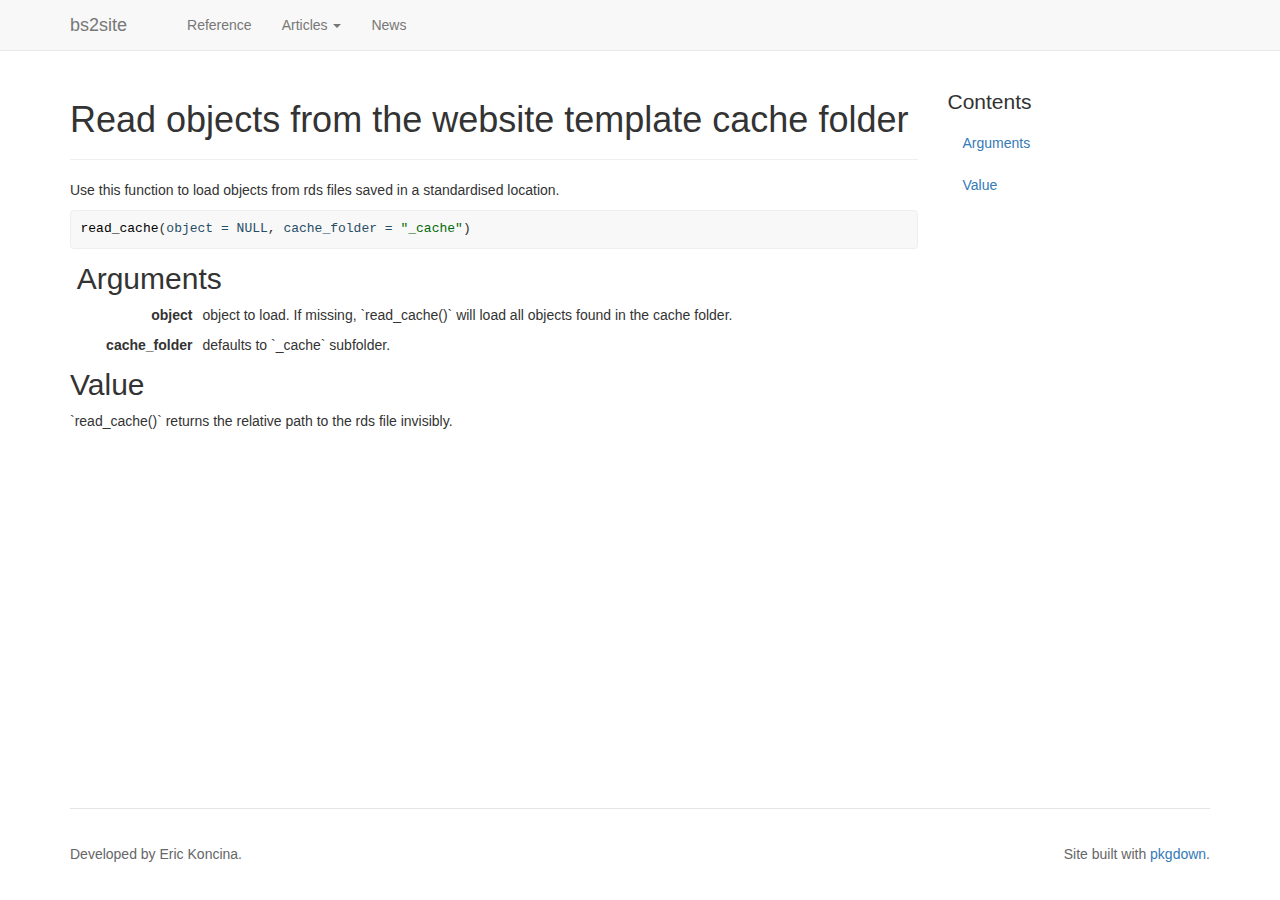
<file: docs/reference/read_cache.html>
<!-- Generated by pkgdown: do not edit by hand -->
<!DOCTYPE html>
<html>
  <head>
  <meta charset="utf-8">
<meta http-equiv="X-UA-Compatible" content="IE=edge">
<meta name="viewport" content="width=device-width, initial-scale=1.0">

<title>Read objects from the website template cache folder — read_cache • bs2site</title>

<!-- jquery -->
<script src="https://code.jquery.com/jquery-3.1.0.min.js" integrity="sha384-nrOSfDHtoPMzJHjVTdCopGqIqeYETSXhZDFyniQ8ZHcVy08QesyHcnOUpMpqnmWq" crossorigin="anonymous"></script>
<!-- Bootstrap -->

<link href="https://maxcdn.bootstrapcdn.com/bootstrap/3.3.7/css/bootstrap.min.css" rel="stylesheet" integrity="sha384-BVYiiSIFeK1dGmJRAkycuHAHRg32OmUcww7on3RYdg4Va+PmSTsz/K68vbdEjh4u" crossorigin="anonymous">
<script src="https://maxcdn.bootstrapcdn.com/bootstrap/3.3.7/js/bootstrap.min.js" integrity="sha384-Tc5IQib027qvyjSMfHjOMaLkfuWVxZxUPnCJA7l2mCWNIpG9mGCD8wGNIcPD7Txa" crossorigin="anonymous"></script>

<!-- Font Awesome icons -->
<link href="https://maxcdn.bootstrapcdn.com/font-awesome/4.6.3/css/font-awesome.min.css" rel="stylesheet" integrity="sha384-T8Gy5hrqNKT+hzMclPo118YTQO6cYprQmhrYwIiQ/3axmI1hQomh7Ud2hPOy8SP1" crossorigin="anonymous">


<!-- pkgdown -->
<link href="../pkgdown.css" rel="stylesheet">
<script src="../jquery.sticky-kit.min.js"></script>
<script src="../pkgdown.js"></script>
  <link href="../extra.css" rel="stylesheet">
  
<!-- mathjax -->
<script src='https://mathjax.rstudio.com/latest/MathJax.js?config=TeX-AMS-MML_HTMLorMML'></script>

<!--[if lt IE 9]>
<script src="https://oss.maxcdn.com/html5shiv/3.7.3/html5shiv.min.js"></script>
<script src="https://oss.maxcdn.com/respond/1.4.2/respond.min.js"></script>
<![endif]-->


  </head>

  <body>
    <div class="container template-reference-topic">
      <header>
      <div class="navbar navbar-default navbar-fixed-top" role="navigation">
  <div class="container">
    <div class="navbar-header">
      <button type="button" class="navbar-toggle collapsed" data-toggle="collapse" data-target="#navbar">
        <span class="icon-bar"></span>
        <span class="icon-bar"></span>
        <span class="icon-bar"></span>
      </button>
      <a class="navbar-brand" href="../index.html">bs2site</a>
    </div>
    <div id="navbar" class="navbar-collapse collapse">
      <ul class="nav navbar-nav">
        <li>
  <a href="../index.html">
    <span class="fa fa-home fa-lg"></span>
     
  </a>
</li>
<li>
  <a href="../reference/index.html">Reference</a>
</li>
<li class="dropdown">
  <a href="#" class="dropdown-toggle" data-toggle="dropdown" role="button" aria-expanded="false">
    Articles
     
    <span class="caret"></span>
  </a>
  <ul class="dropdown-menu" role="menu">
    <li>
      <a href="../articles/box-colours.html">Box colours</a>
    </li>
    <li>
      <a href="../articles/slide-background.html">Slide background</a>
    </li>
  </ul>
</li>
<li>
  <a href="../news/index.html">News</a>
</li>
      </ul>
      
      <ul class="nav navbar-nav navbar-right">
        <li>
  <a href="https://github.com/koncina/bs2site">
    <span class="fa fa-github fa-lg"></span>
     
  </a>
</li>
      </ul>
    </div><!--/.nav-collapse -->
  </div><!--/.container -->
</div><!--/.navbar -->

      
      </header>

      <div class="row">
  <div class="col-md-9 contents">
    <div class="page-header">
    <h1>Read objects from the website template cache folder</h1>
    </div>

    
    <p>Use this function to load objects from rds files saved in a standardised location.</p>
    

    <pre class="usage"><span class='fu'>read_cache</span>(<span class='kw'>object</span> <span class='kw'>=</span> <span class='kw'>NULL</span>, <span class='kw'>cache_folder</span> <span class='kw'>=</span> <span class='st'>"_cache"</span>)</pre>
    
    <h2 class="hasAnchor" id="arguments"><a class="anchor" href="#arguments"></a> Arguments</h2>
    <table class="ref-arguments">
    <colgroup><col class="name" /><col class="desc" /></colgroup>
    <tr>
      <th>object</th>
      <td><p>object to load. If missing, `read_cache()` will load all objects found in the cache folder.</p></td>
    </tr>
    <tr>
      <th>cache_folder</th>
      <td><p>defaults to `_cache` subfolder.</p></td>
    </tr>
    </table>
    
    <h2 class="hasAnchor" id="value"><a class="anchor" href="#value"></a>Value</h2>

    <p>`read_cache()` returns the relative path to the rds file invisibly.</p>
    

  </div>
  <div class="col-md-3 hidden-xs hidden-sm" id="sidebar">
    <h2>Contents</h2>
    <ul class="nav nav-pills nav-stacked">
      <li><a href="#arguments">Arguments</a></li>
      
      <li><a href="#value">Value</a></li>
          </ul>

  </div>
</div>

      <footer>
      <div class="copyright">
  <p>Developed by Eric Koncina.</p>
</div>

<div class="pkgdown">
  <p>Site built with <a href="http://pkgdown.r-lib.org/">pkgdown</a>.</p>
</div>

      </footer>
   </div>

  </body>
</html>
</file>
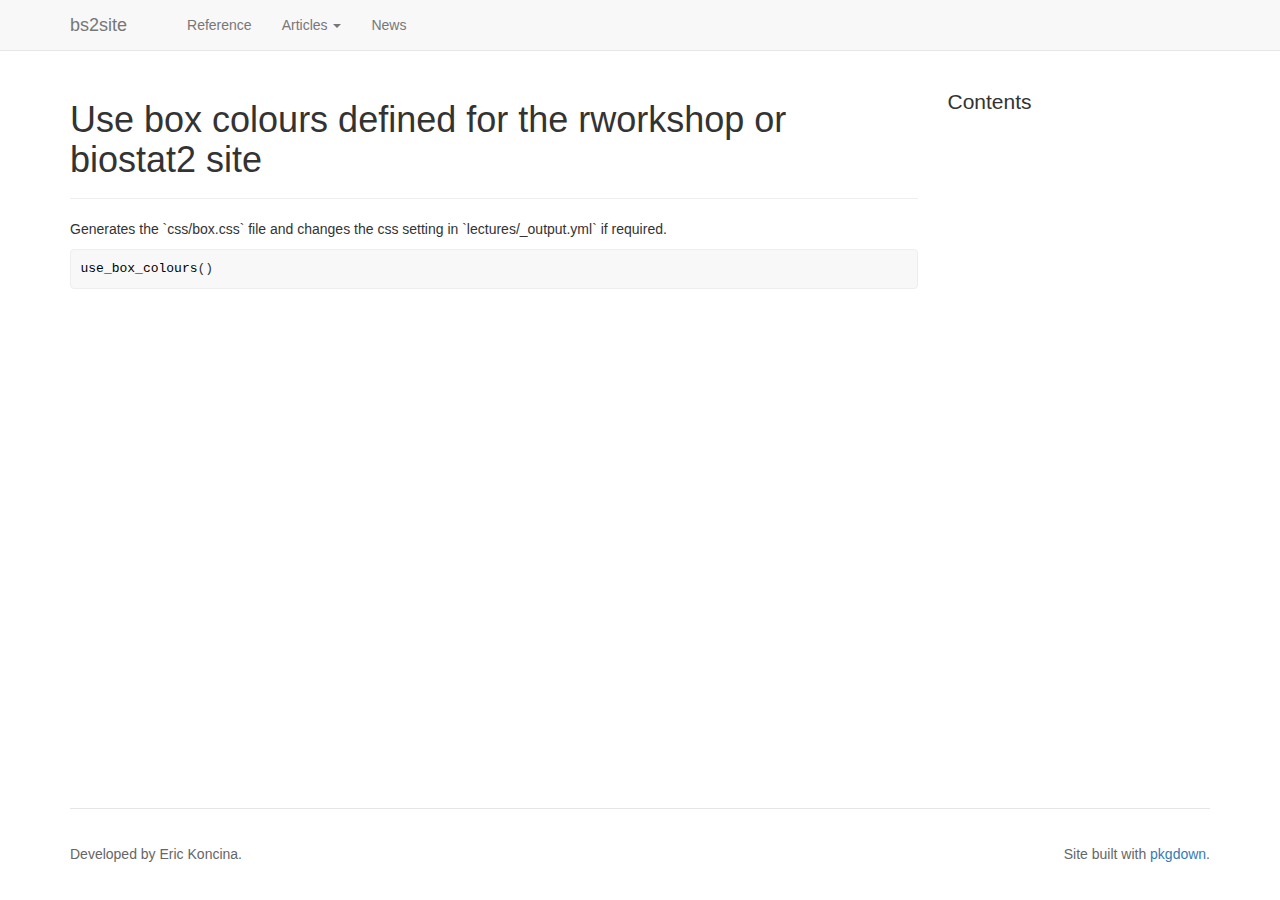
<file: docs/reference/use_box_colours.html>
<!-- Generated by pkgdown: do not edit by hand -->
<!DOCTYPE html>
<html>
  <head>
  <meta charset="utf-8">
<meta http-equiv="X-UA-Compatible" content="IE=edge">
<meta name="viewport" content="width=device-width, initial-scale=1.0">

<title>Use box colours defined for the rworkshop or biostat2 site — use_box_colours • bs2site</title>

<!-- jquery -->
<script src="https://code.jquery.com/jquery-3.1.0.min.js" integrity="sha384-nrOSfDHtoPMzJHjVTdCopGqIqeYETSXhZDFyniQ8ZHcVy08QesyHcnOUpMpqnmWq" crossorigin="anonymous"></script>
<!-- Bootstrap -->

<link href="https://maxcdn.bootstrapcdn.com/bootstrap/3.3.7/css/bootstrap.min.css" rel="stylesheet" integrity="sha384-BVYiiSIFeK1dGmJRAkycuHAHRg32OmUcww7on3RYdg4Va+PmSTsz/K68vbdEjh4u" crossorigin="anonymous">
<script src="https://maxcdn.bootstrapcdn.com/bootstrap/3.3.7/js/bootstrap.min.js" integrity="sha384-Tc5IQib027qvyjSMfHjOMaLkfuWVxZxUPnCJA7l2mCWNIpG9mGCD8wGNIcPD7Txa" crossorigin="anonymous"></script>

<!-- Font Awesome icons -->
<link href="https://maxcdn.bootstrapcdn.com/font-awesome/4.6.3/css/font-awesome.min.css" rel="stylesheet" integrity="sha384-T8Gy5hrqNKT+hzMclPo118YTQO6cYprQmhrYwIiQ/3axmI1hQomh7Ud2hPOy8SP1" crossorigin="anonymous">


<!-- pkgdown -->
<link href="../pkgdown.css" rel="stylesheet">
<script src="../jquery.sticky-kit.min.js"></script>
<script src="../pkgdown.js"></script>
  <link href="../extra.css" rel="stylesheet">
  
<!-- mathjax -->
<script src='https://mathjax.rstudio.com/latest/MathJax.js?config=TeX-AMS-MML_HTMLorMML'></script>

<!--[if lt IE 9]>
<script src="https://oss.maxcdn.com/html5shiv/3.7.3/html5shiv.min.js"></script>
<script src="https://oss.maxcdn.com/respond/1.4.2/respond.min.js"></script>
<![endif]-->


  </head>

  <body>
    <div class="container template-reference-topic">
      <header>
      <div class="navbar navbar-default navbar-fixed-top" role="navigation">
  <div class="container">
    <div class="navbar-header">
      <button type="button" class="navbar-toggle collapsed" data-toggle="collapse" data-target="#navbar">
        <span class="icon-bar"></span>
        <span class="icon-bar"></span>
        <span class="icon-bar"></span>
      </button>
      <a class="navbar-brand" href="../index.html">bs2site</a>
    </div>
    <div id="navbar" class="navbar-collapse collapse">
      <ul class="nav navbar-nav">
        <li>
  <a href="../index.html">
    <span class="fa fa-home fa-lg"></span>
     
  </a>
</li>
<li>
  <a href="../reference/index.html">Reference</a>
</li>
<li class="dropdown">
  <a href="#" class="dropdown-toggle" data-toggle="dropdown" role="button" aria-expanded="false">
    Articles
     
    <span class="caret"></span>
  </a>
  <ul class="dropdown-menu" role="menu">
    <li>
      <a href="../articles/box-colours.html">Box colours</a>
    </li>
    <li>
      <a href="../articles/slide-background.html">Slide background</a>
    </li>
  </ul>
</li>
<li>
  <a href="../news/index.html">News</a>
</li>
      </ul>
      
      <ul class="nav navbar-nav navbar-right">
        <li>
  <a href="https://github.com/koncina/bs2site">
    <span class="fa fa-github fa-lg"></span>
     
  </a>
</li>
      </ul>
    </div><!--/.nav-collapse -->
  </div><!--/.container -->
</div><!--/.navbar -->

      
      </header>

      <div class="row">
  <div class="col-md-9 contents">
    <div class="page-header">
    <h1>Use box colours defined for the rworkshop or biostat2 site</h1>
    </div>

    
    <p>Generates the `css/box.css` file and changes the css setting in `lectures/_output.yml` if required.</p>
    

    <pre class="usage"><span class='fu'>use_box_colours</span>()</pre>
        

  </div>
  <div class="col-md-3 hidden-xs hidden-sm" id="sidebar">
    <h2>Contents</h2>
    <ul class="nav nav-pills nav-stacked">
                </ul>

  </div>
</div>

      <footer>
      <div class="copyright">
  <p>Developed by Eric Koncina.</p>
</div>

<div class="pkgdown">
  <p>Site built with <a href="http://pkgdown.r-lib.org/">pkgdown</a>.</p>
</div>

      </footer>
   </div>

  </body>
</html>
</file>
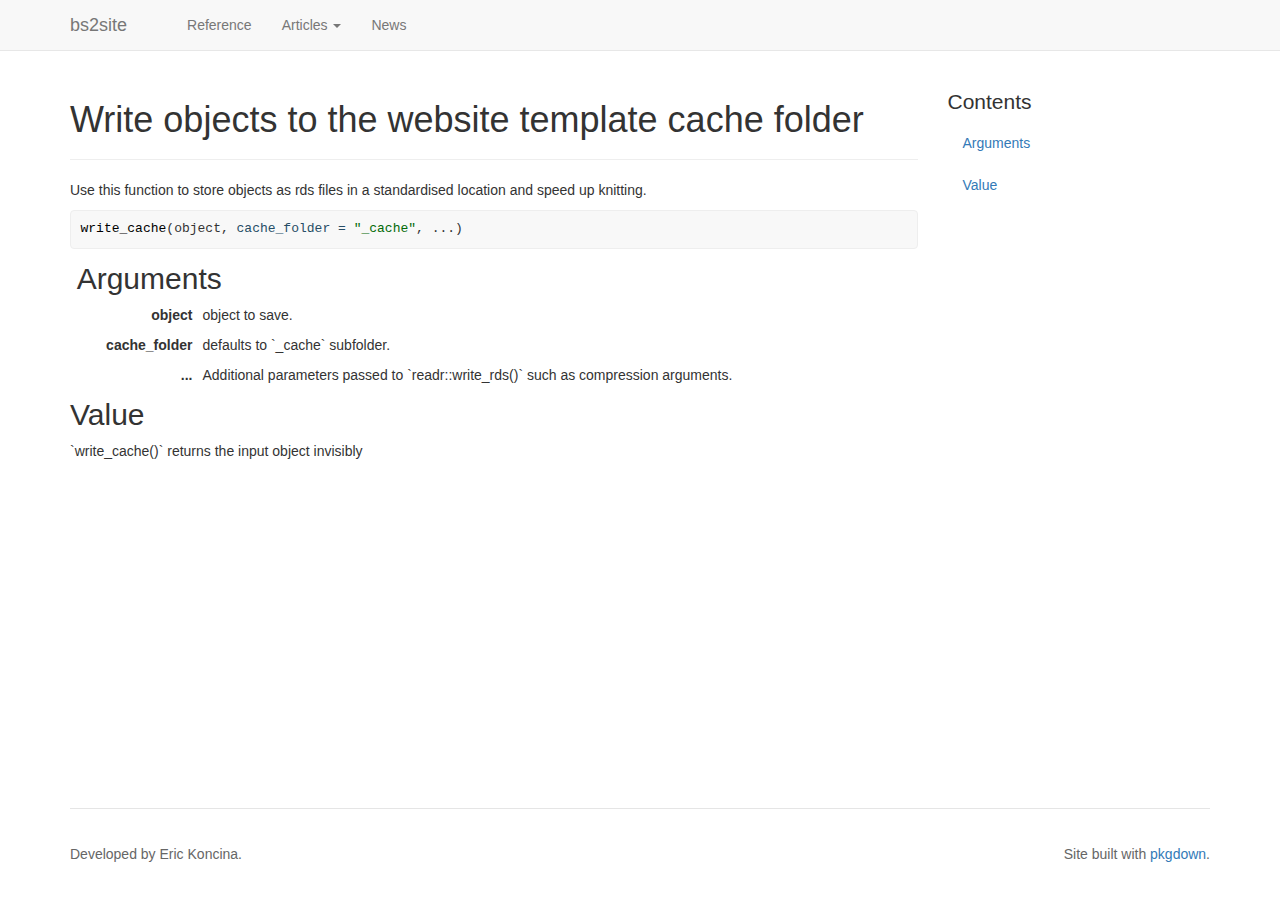
<file: docs/reference/write_cache.html>
<!-- Generated by pkgdown: do not edit by hand -->
<!DOCTYPE html>
<html>
  <head>
  <meta charset="utf-8">
<meta http-equiv="X-UA-Compatible" content="IE=edge">
<meta name="viewport" content="width=device-width, initial-scale=1.0">

<title>Write objects to the website template cache folder — write_cache • bs2site</title>

<!-- jquery -->
<script src="https://code.jquery.com/jquery-3.1.0.min.js" integrity="sha384-nrOSfDHtoPMzJHjVTdCopGqIqeYETSXhZDFyniQ8ZHcVy08QesyHcnOUpMpqnmWq" crossorigin="anonymous"></script>
<!-- Bootstrap -->

<link href="https://maxcdn.bootstrapcdn.com/bootstrap/3.3.7/css/bootstrap.min.css" rel="stylesheet" integrity="sha384-BVYiiSIFeK1dGmJRAkycuHAHRg32OmUcww7on3RYdg4Va+PmSTsz/K68vbdEjh4u" crossorigin="anonymous">
<script src="https://maxcdn.bootstrapcdn.com/bootstrap/3.3.7/js/bootstrap.min.js" integrity="sha384-Tc5IQib027qvyjSMfHjOMaLkfuWVxZxUPnCJA7l2mCWNIpG9mGCD8wGNIcPD7Txa" crossorigin="anonymous"></script>

<!-- Font Awesome icons -->
<link href="https://maxcdn.bootstrapcdn.com/font-awesome/4.6.3/css/font-awesome.min.css" rel="stylesheet" integrity="sha384-T8Gy5hrqNKT+hzMclPo118YTQO6cYprQmhrYwIiQ/3axmI1hQomh7Ud2hPOy8SP1" crossorigin="anonymous">


<!-- pkgdown -->
<link href="../pkgdown.css" rel="stylesheet">
<script src="../jquery.sticky-kit.min.js"></script>
<script src="../pkgdown.js"></script>
  <link href="../extra.css" rel="stylesheet">
  
<!-- mathjax -->
<script src='https://mathjax.rstudio.com/latest/MathJax.js?config=TeX-AMS-MML_HTMLorMML'></script>

<!--[if lt IE 9]>
<script src="https://oss.maxcdn.com/html5shiv/3.7.3/html5shiv.min.js"></script>
<script src="https://oss.maxcdn.com/respond/1.4.2/respond.min.js"></script>
<![endif]-->


  </head>

  <body>
    <div class="container template-reference-topic">
      <header>
      <div class="navbar navbar-default navbar-fixed-top" role="navigation">
  <div class="container">
    <div class="navbar-header">
      <button type="button" class="navbar-toggle collapsed" data-toggle="collapse" data-target="#navbar">
        <span class="icon-bar"></span>
        <span class="icon-bar"></span>
        <span class="icon-bar"></span>
      </button>
      <a class="navbar-brand" href="../index.html">bs2site</a>
    </div>
    <div id="navbar" class="navbar-collapse collapse">
      <ul class="nav navbar-nav">
        <li>
  <a href="../index.html">
    <span class="fa fa-home fa-lg"></span>
     
  </a>
</li>
<li>
  <a href="../reference/index.html">Reference</a>
</li>
<li class="dropdown">
  <a href="#" class="dropdown-toggle" data-toggle="dropdown" role="button" aria-expanded="false">
    Articles
     
    <span class="caret"></span>
  </a>
  <ul class="dropdown-menu" role="menu">
    <li>
      <a href="../articles/box-colours.html">Box colours</a>
    </li>
    <li>
      <a href="../articles/slide-background.html">Slide background</a>
    </li>
  </ul>
</li>
<li>
  <a href="../news/index.html">News</a>
</li>
      </ul>
      
      <ul class="nav navbar-nav navbar-right">
        <li>
  <a href="https://github.com/koncina/bs2site">
    <span class="fa fa-github fa-lg"></span>
     
  </a>
</li>
      </ul>
    </div><!--/.nav-collapse -->
  </div><!--/.container -->
</div><!--/.navbar -->

      
      </header>

      <div class="row">
  <div class="col-md-9 contents">
    <div class="page-header">
    <h1>Write objects to the website template cache folder</h1>
    </div>

    
    <p>Use this function to store objects as rds files in a standardised location and speed up knitting.</p>
    

    <pre class="usage"><span class='fu'>write_cache</span>(<span class='no'>object</span>, <span class='kw'>cache_folder</span> <span class='kw'>=</span> <span class='st'>"_cache"</span>, <span class='no'>...</span>)</pre>
    
    <h2 class="hasAnchor" id="arguments"><a class="anchor" href="#arguments"></a> Arguments</h2>
    <table class="ref-arguments">
    <colgroup><col class="name" /><col class="desc" /></colgroup>
    <tr>
      <th>object</th>
      <td><p>object to save.</p></td>
    </tr>
    <tr>
      <th>cache_folder</th>
      <td><p>defaults to `_cache` subfolder.</p></td>
    </tr>
    <tr>
      <th>...</th>
      <td><p>Additional parameters passed to `readr::write_rds()` such as compression arguments.</p></td>
    </tr>
    </table>
    
    <h2 class="hasAnchor" id="value"><a class="anchor" href="#value"></a>Value</h2>

    <p>`write_cache()` returns the input object invisibly</p>
    

  </div>
  <div class="col-md-3 hidden-xs hidden-sm" id="sidebar">
    <h2>Contents</h2>
    <ul class="nav nav-pills nav-stacked">
      <li><a href="#arguments">Arguments</a></li>
      
      <li><a href="#value">Value</a></li>
          </ul>

  </div>
</div>

      <footer>
      <div class="copyright">
  <p>Developed by Eric Koncina.</p>
</div>

<div class="pkgdown">
  <p>Site built with <a href="http://pkgdown.r-lib.org/">pkgdown</a>.</p>
</div>

      </footer>
   </div>

  </body>
</html>
</file>
<file: docs/pkgdown.css>
/* Sticker footer */
body > .container {
  display: flex;
  padding-top: 60px;
  min-height: calc(100vh);
  flex-direction: column;
}

body > .container .row {
  flex: 1;
}

footer {
  margin-top: 45px;
  padding: 35px 0 36px;
  border-top: 1px solid #e5e5e5;
  color: #666;
  display: flex;
}
footer p {
  margin-bottom: 0;
}
footer div {
  flex: 1;
}
footer .pkgdown {
  text-align: right;
}
footer p {
  margin-bottom: 0;
}

img.icon {
  float: right;
}

img {
  max-width: 100%;
}

/* Section anchors ---------------------------------*/

a.anchor {
  margin-left: -30px;
  display:inline-block;
  width: 30px;
  height: 30px;
  visibility: hidden;

  background-image: url(./link.svg);
  background-repeat: no-repeat;
  background-size: 20px 20px;
  background-position: center center;
}

.hasAnchor:hover a.anchor {
  visibility: visible;
}

@media (max-width: 767px) {
  .hasAnchor:hover a.anchor {
    visibility: hidden;
  }
}


/* Fixes for fixed navbar --------------------------*/

.contents h1, .contents h2, .contents h3, .contents h4 {
  padding-top: 60px;
  margin-top: -60px;
}

/* Static header placement on mobile devices */
@media (max-width: 767px) {
  .navbar-fixed-top {
    position: absolute;
  }
  .navbar {
    padding: 0;
  }
}


/* Sidebar --------------------------*/

#sidebar {
  margin-top: 30px;
}
#sidebar h2 {
  font-size: 1.5em;
  margin-top: 1em;
}

#sidebar h2:first-child {
  margin-top: 0;
}

#sidebar .list-unstyled li {
  margin-bottom: 0.5em;
}

/* Reference index & topics ----------------------------------------------- */

.ref-index th {font-weight: normal;}
.ref-index h2 {font-size: 20px;}

.ref-index td {vertical-align: top;}
.ref-index .alias {width: 40%;}
.ref-index .title {width: 60%;}

.ref-index .alias {width: 40%;}
.ref-index .title {width: 60%;}

.ref-arguments th {text-align: right; padding-right: 10px;}
.ref-arguments th, .ref-arguments td {vertical-align: top;}
.ref-arguments .name {width: 20%;}
.ref-arguments .desc {width: 80%;}

/* Nice scrolling for wide elements --------------------------------------- */

table {
  display: block;
  overflow: auto;
}

/* Syntax highlighting ---------------------------------------------------- */

pre {
  word-wrap: normal;
  word-break: normal;
  border: 1px solid #eee;
}

pre, code {
  background-color: #f8f8f8;
  color: #333;
}

pre .img {
  margin: 5px 0;
}

pre .img img {
  background-color: #fff;
  display: block;
  height: auto;
}

code a, pre a {
  color: #375f84;
}

.fl      {color: #1514b5;}
.fu      {color: #000000;} /* function */
.ch,.st  {color: #036a07;} /* string */
.kw      {color: #264D66;} /* keyword */
.co      {color: #888888;} /* comment */

.message { color: black;   font-weight: bolder;}
.error   { color: orange;  font-weight: bolder;}
.warning { color: #6A0366; font-weight: bolder;}
</file>
<file: docs/extra.css>
.box-container {
  display: inline-block;
  width: 100%;
}

.box > h3 {
  line-height: 35px;
  font-size: 25px;
  margin: -15px -15px 10px -15px;
  padding-left: 10px;
  padding-bottom: 5px;
  padding-top: 0px;
}

.box {
  display: block;
  float: left;
  font-size: 20px;
  line-height: 24px;
  margin: 25px;
  height: 150px;
  width: 250px;
  padding: 15px;
  overflow: hidden;
  border-radius: 5px;
  border: 1px solid lightgray;
  box-shadow: 10px 10px 8px 1px rgba(0, 0, 0, 0.2), 1px 3px 3px 2px rgba(0, 0, 0, 0.5);
}

.box code {
  color: #c7254e;
  padding: 0 2px;
  background-color: rgba(255, 255, 255, 0.3);
}

.box.warning {
    font-weight: inherit; /* warning is already defined in pkgdown... */
}
</file>
